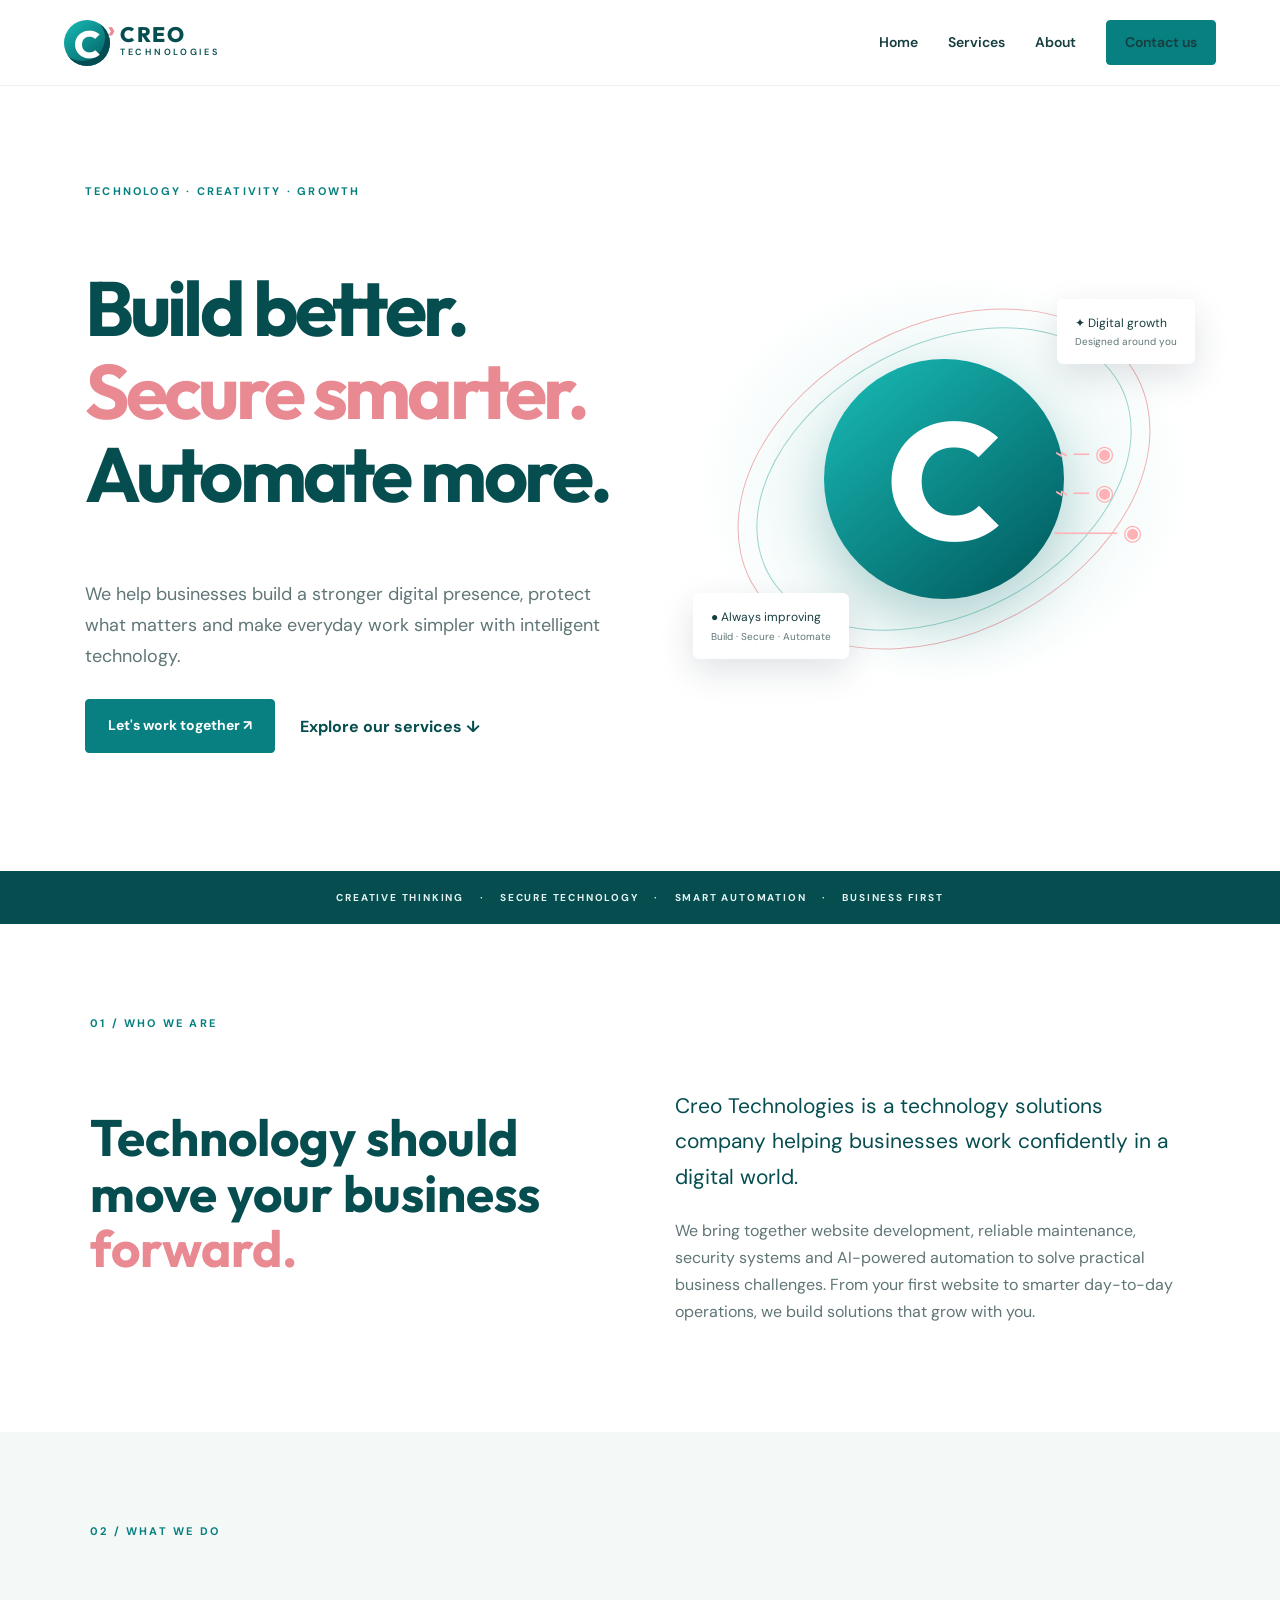
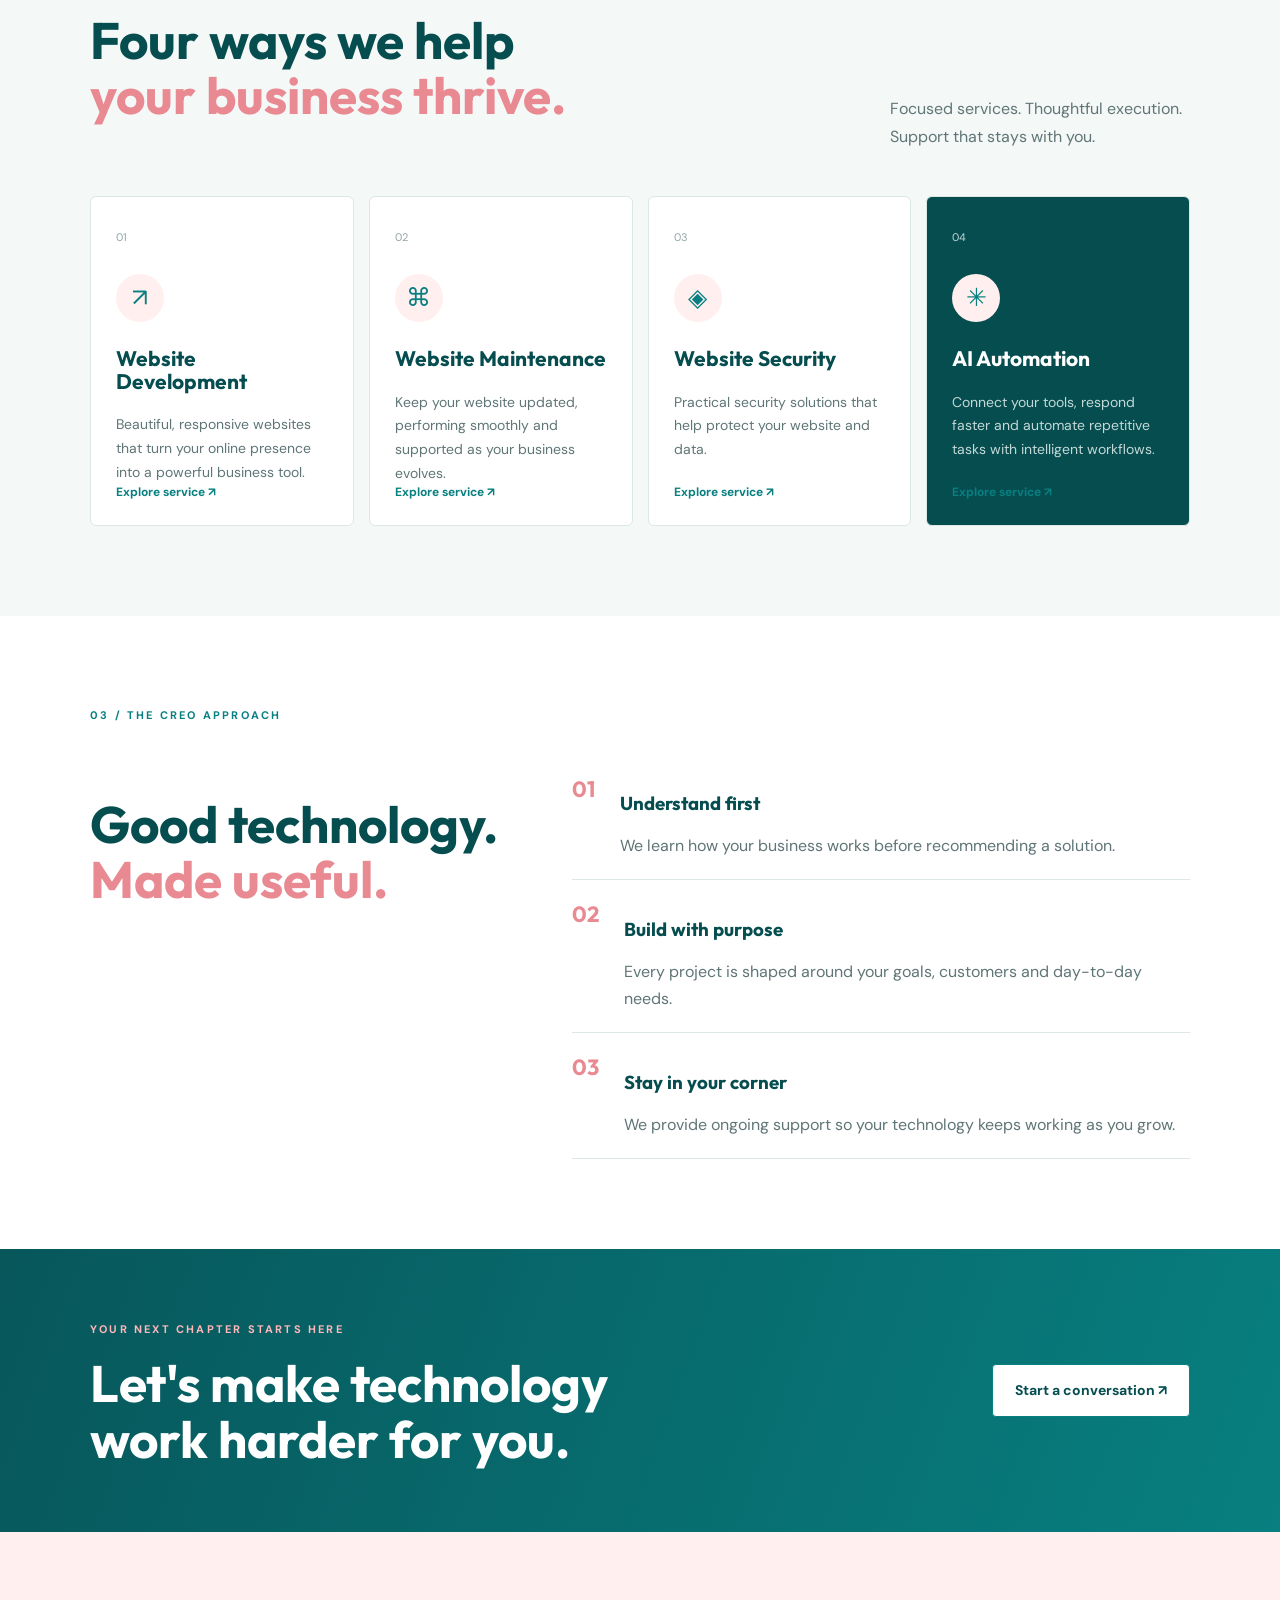
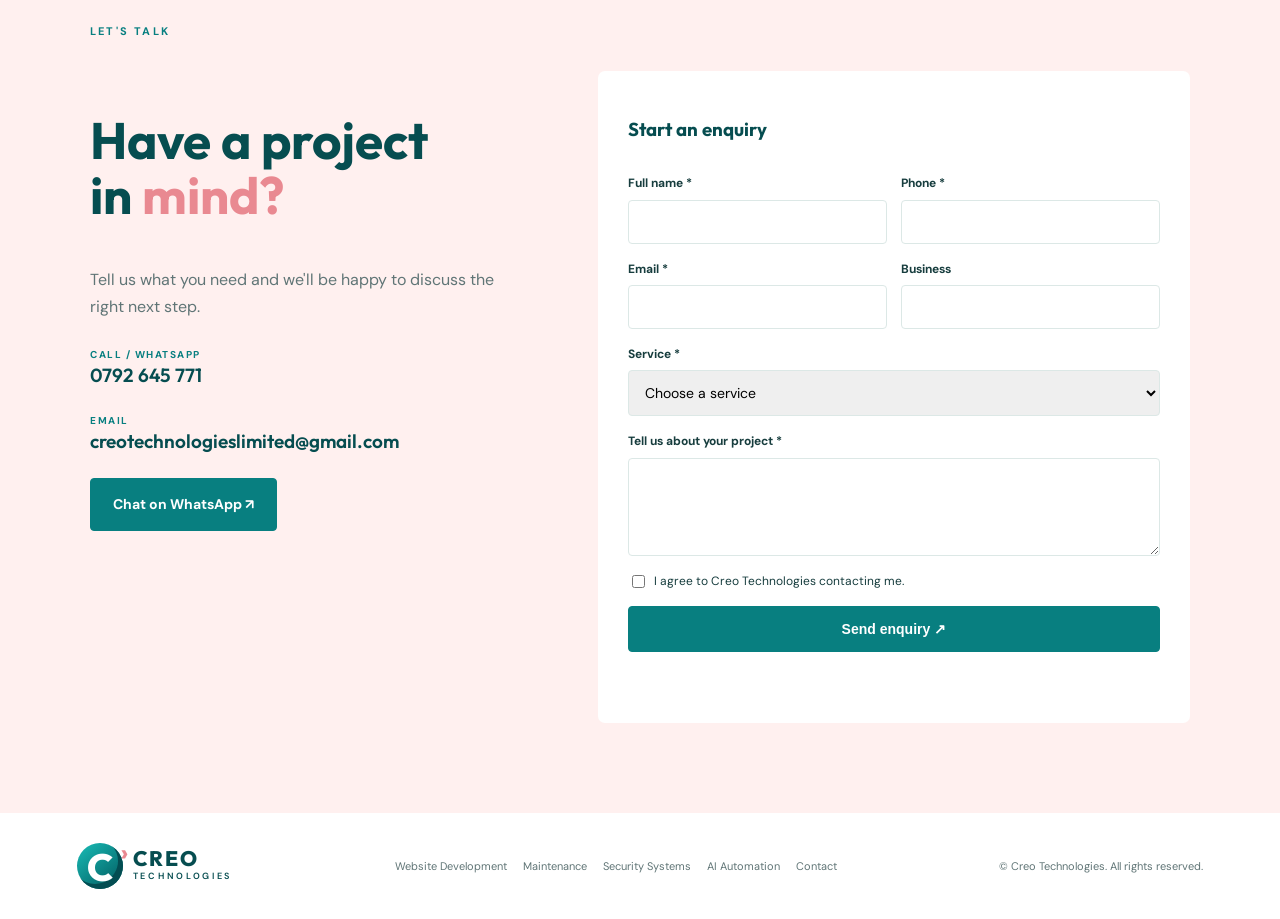
<file: index.html>
<!doctype html><html lang="en"><head><meta charset="utf-8"><meta name="viewport" content="width=device-width,initial-scale=1"><title>Creo Technologies | Creo Technologies</title><meta name="description" content="Creo Technologies builds professional websites, provides ongoing maintenance, security systems and AI automation for growing businesses."><link rel="icon" type="image/svg+xml" href="images/favicon.svg"><link rel="preconnect" href="https://fonts.googleapis.com"><link rel="preconnect" href="https://fonts.gstatic.com" crossorigin><link href="https://fonts.googleapis.com/css2?family=DM+Sans:wght@400;500;600;700&family=Outfit:wght@400;500;600;700;800&display=swap" rel="stylesheet"><link rel="stylesheet" href="css/style.css"></head><body><header class="site-header"><a class="brand" href="index.html"><span class="brand-mark">C<span>›</span></span><span class="brand-name">CREO<small>TECHNOLOGIES</small></span></a><button class="menu-toggle" aria-label="Toggle navigation" aria-expanded="false">☰</button><nav class="nav-links"><a href="index.html">Home</a><a href="index.html#services">Services</a><a href="index.html#about">About</a><a href="index.html#contact" class="button button-small">Contact us</a></nav></header><main><section class="hero"><div class="hero-copy"><span class="eyebrow">TECHNOLOGY · CREATIVITY · GROWTH</span><h1>Build better.<br><em>Secure smarter.</em><br>Automate more.</h1><p>We help businesses build a stronger digital presence, protect what matters and make everyday work simpler with intelligent technology.</p><div class="hero-actions"><a class="button" href="#contact">Let's work together ↗</a><a class="text-link" href="#services">Explore our services ↓</a></div></div><div class="hero-art"><div class="orbit"></div><div class="art-core">C</div><div class="float-card float-top">✦ Digital growth<small>Designed around you</small></div><div class="float-card float-bottom">● Always improving<small>Build · Secure · Automate</small></div></div></section><div class="trust">CREATIVE THINKING　 ·　 SECURE TECHNOLOGY　 ·　 SMART AUTOMATION　 ·　 BUSINESS FIRST</div><section class="section" id="about"><div class="section-label">01 / WHO WE ARE</div><div class="intro-grid"><h2>Technology should move your business <em>forward.</em></h2><div><p class="large">Creo Technologies is a technology solutions company helping businesses work confidently in a digital world.</p><p>We bring together website development, reliable maintenance, security systems and AI-powered automation to solve practical business challenges. From your first website to smarter day-to-day operations, we build solutions that grow with you.</p></div></div></section><section class="section services" id="services"><div class="section-label">02 / WHAT WE DO</div><div class="section-head"><h2>Four ways we help<br><em>your business thrive.</em></h2><p>Focused services. Thoughtful execution. Support that stays with you.</p></div><div class="service-grid"><a class="service-card" href="website-development.html"><span class="num">01</span><div class="ico">↗</div><h3>Website Development</h3><p>Beautiful, responsive websites that turn your online presence into a powerful business tool.</p><b>Explore service ↗</b></a><a class="service-card" href="website-maintenance.html"><span class="num">02</span><div class="ico">⌘</div><h3>Website Maintenance</h3><p>Keep your website updated, performing smoothly and supported as your business evolves.</p><b>Explore service ↗</b></a><a class="service-card" href="security-systems.html"><span class="num">03</span><div class="ico">◈</div><h3>Website Security</h3><p>Practical security solutions that help protect your website and data.</p><b>Explore service ↗</b></a><a class="service-card featured" href="ai-automation.html"><span class="num">04</span><div class="ico">✳</div><h3>AI Automation</h3><p>Connect your tools, respond faster and automate repetitive tasks with intelligent workflows.</p><b>Explore service ↗</b></a></div></section><section class="section"><div class="section-label">03 / THE CREO APPROACH</div><div class="approach-grid"><h2>Good technology.<br><em>Made useful.</em></h2><div><article><b>01</b><div><h3>Understand first</h3><p>We learn how your business works before recommending a solution.</p></div></article><article><b>02</b><div><h3>Build with purpose</h3><p>Every project is shaped around your goals, customers and day-to-day needs.</p></div></article><article><b>03</b><div><h3>Stay in your corner</h3><p>We provide ongoing support so your technology keeps working as you grow.</p></div></article></div></div></section><section class="band"><div><span class="eyebrow">YOUR NEXT CHAPTER STARTS HERE</span><h2>Let's make technology<br>work harder for you.</h2></div><a class="button light-button" href="#contact">Start a conversation ↗</a></section><section class="section contact" id="contact"><div class="section-label">LET'S TALK</div><div class="contact-grid"><div><h2>Have a project<br>in <em>mind?</em></h2><p>Tell us what you need and we'll be happy to discuss the right next step.</p><div class="contact-detail"><span>CALL / WHATSAPP</span><a href="tel:+254792645771">0792 645 771</a></div><div class="contact-detail"><span>EMAIL</span><a href="mailto:creotechnologieslimited@gmail.com">creotechnologieslimited@gmail.com</a></div><a class="button" href="https://wa.me/254792645771">Chat on WhatsApp ↗</a></div><form id="signup-form" class="contact-form"><h3>Start an enquiry</h3><div class="row"><label>Full name *<input name="name" required></label><label>Phone *<input name="phone" type="tel" required></label></div><div class="row"><label>Email *<input name="email" type="email" required></label><label>Business<input name="business"></label></div><label>Service *<select name="services" required><option value="">Choose a service</option><option>Website Development</option><option>Website Maintenance</option><option>Security Systems</option><option>AI Automation</option><option>Multiple services</option></select></label><label>Tell us about your project *<textarea name="message" rows="4" required></textarea></label><input class="hp" name="_gotcha" tabindex="-1"><label class="consent"><input type="checkbox" name="consent" required> I agree to Creo Technologies contacting me.</label><button class="button" type="submit">Send enquiry ↗</button><p class="status" id="form-status" role="status"></p></form></div></section></main><footer class="footer"><a class="footer-brand" href="index.html"><span class="brand-mark">C<span>›</span></span><span class="brand-name">CREO<small>TECHNOLOGIES</small></span></a><div class="footer-links"><a href="website-development.html">Website Development</a><a href="website-maintenance.html">Maintenance</a><a href="security-systems.html">Security Systems</a><a href="ai-automation.html">AI Automation</a><a href="index.html#contact">Contact</a></div><p>© <span id="year"></span> Creo Technologies. All rights reserved.</p></footer><script src="js/script.js"></script></body></html>
</file>
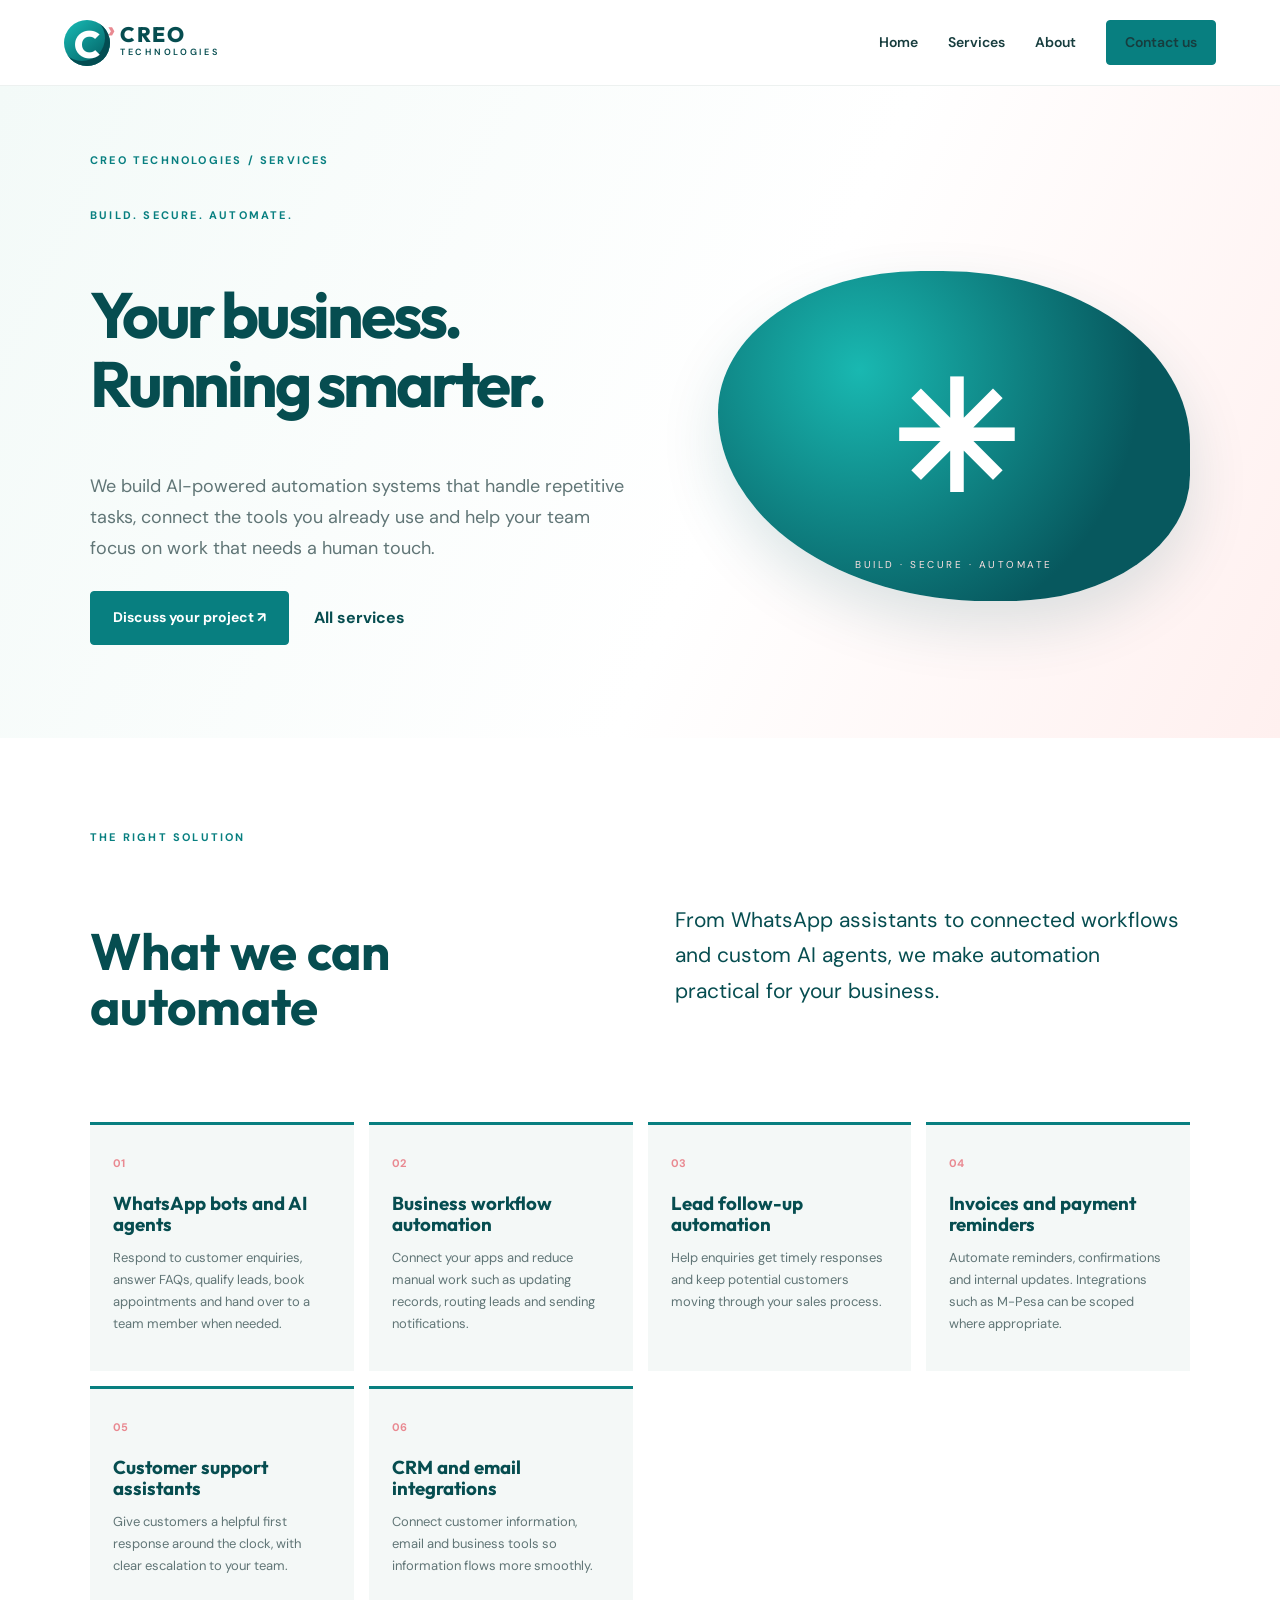
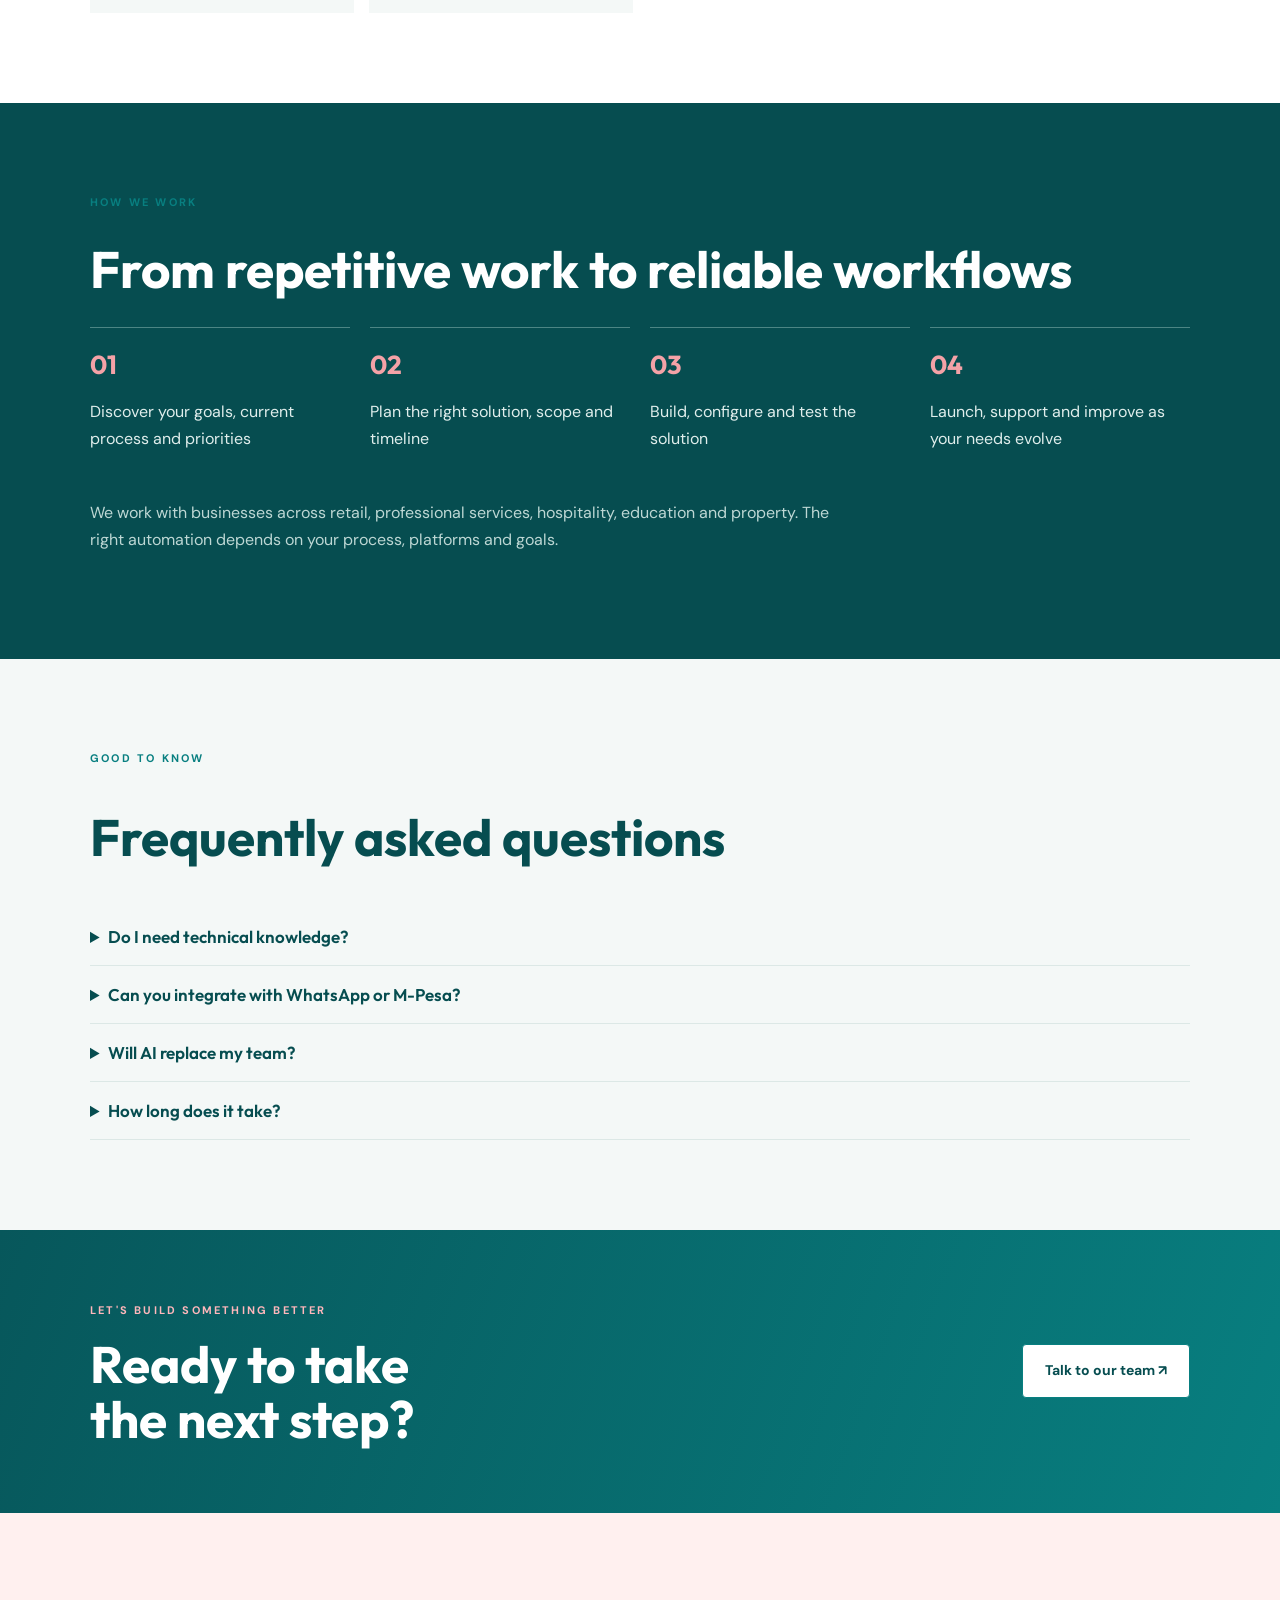
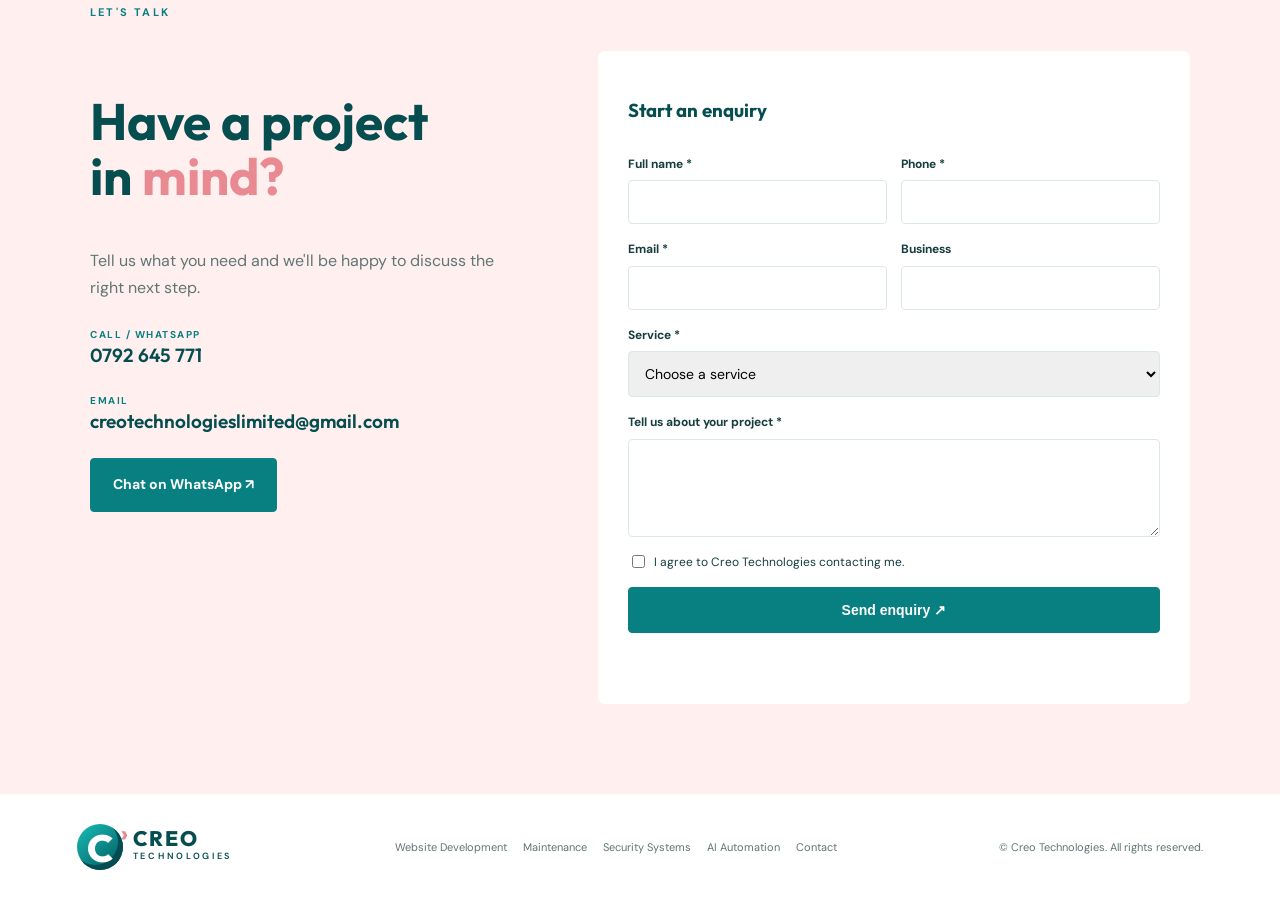
<file: ai-automation.html>
<!doctype html><html lang="en"><head><meta charset="utf-8"><meta name="viewport" content="width=device-width,initial-scale=1"><title>AI Automation | Creo Technologies</title><meta name="description" content="We build AI-powered automation systems that handle repetitive tasks, connect the tools you already use and help your team focus on work that needs a human touch."><link rel="icon" type="image/svg+xml" href="images/favicon.svg"><link rel="preconnect" href="https://fonts.googleapis.com"><link rel="preconnect" href="https://fonts.gstatic.com" crossorigin><link href="https://fonts.googleapis.com/css2?family=DM+Sans:wght@400;500;600;700&family=Outfit:wght@400;500;600;700;800&display=swap" rel="stylesheet"><link rel="stylesheet" href="css/style.css"></head><body><header class="site-header"><a class="brand" href="index.html"><span class="brand-mark">C<span>›</span></span><span class="brand-name">CREO<small>TECHNOLOGIES</small></span></a><button class="menu-toggle" aria-label="Toggle navigation" aria-expanded="false">☰</button><nav class="nav-links"><a href="index.html">Home</a><a href="index.html#services">Services</a><a href="index.html#about">About</a><a href="index.html#contact" class="button button-small">Contact us</a></nav></header><main><section class="service-hero"><div class="section-label">CREO TECHNOLOGIES / SERVICES</div><div class="service-hero-grid"><div><span class="eyebrow">BUILD. SECURE. AUTOMATE.</span><h1>Your business. Running smarter.</h1><p>We build AI-powered automation systems that handle repetitive tasks, connect the tools you already use and help your team focus on work that needs a human touch.</p><div class="hero-actions"><a class="button" href="index.html#contact">Discuss your project ↗</a><a class="text-link" href="index.html#services">All services</a></div></div><div class="service-visual">✳</div></div></section><section class="section"><div class="section-label">THE RIGHT SOLUTION</div><div class="intro-grid"><h2>What we can automate</h2><p class="large">From WhatsApp assistants to connected workflows and custom AI agents, we make automation practical for your business.</p></div><div class="detail-grid"><article class="detail-card"><span>01</span><h3>WhatsApp bots and AI agents</h3><p>Respond to customer enquiries, answer FAQs, qualify leads, book appointments and hand over to a team member when needed.</p></article><article class="detail-card"><span>02</span><h3>Business workflow automation</h3><p>Connect your apps and reduce manual work such as updating records, routing leads and sending notifications.</p></article><article class="detail-card"><span>03</span><h3>Lead follow-up automation</h3><p>Help enquiries get timely responses and keep potential customers moving through your sales process.</p></article><article class="detail-card"><span>04</span><h3>Invoices and payment reminders</h3><p>Automate reminders, confirmations and internal updates. Integrations such as M-Pesa can be scoped where appropriate.</p></article><article class="detail-card"><span>05</span><h3>Customer support assistants</h3><p>Give customers a helpful first response around the clock, with clear escalation to your team.</p></article><article class="detail-card"><span>06</span><h3>CRM and email integrations</h3><p>Connect customer information, email and business tools so information flows more smoothly.</p></article></div></section><section class="section process"><div class="section-label">HOW WE WORK</div><h2>From repetitive work to reliable workflows</h2><div class="process-grid"><article><b>01</b><p>Discover your goals, current process and priorities</p></article><article><b>02</b><p>Plan the right solution, scope and timeline</p></article><article><b>03</b><p>Build, configure and test the solution</p></article><article><b>04</b><p>Launch, support and improve as your needs evolve</p></article></div><p class="process-note">We work with businesses across retail, professional services, hospitality, education and property. The right automation depends on your process, platforms and goals.</p></section><section class="section faq"><div class="section-label">GOOD TO KNOW</div><h2>Frequently asked questions</h2><details><summary>Do I need technical knowledge?</summary><p>No. We guide you through the process and help your team use the finished workflow.</p></details><details><summary>Can you integrate with WhatsApp or M-Pesa?</summary><p>We can scope supported integrations based on your provider accounts, access and requirements.</p></details><details><summary>Will AI replace my team?</summary><p>Our aim is to reduce repetitive work and support your team. Human handover and approval can be built into the workflow.</p></details><details><summary>How long does it take?</summary><p>Timelines depend on complexity, integrations and testing. We confirm a realistic scope and schedule before work begins.</p></details></section><section class="band"><div><span class="eyebrow">LET'S BUILD SOMETHING BETTER</span><h2>Ready to take<br>the next step?</h2></div><a class="button light-button" href="index.html#contact">Talk to our team ↗</a></section><section class="section contact" id="contact"><div class="section-label">LET'S TALK</div><div class="contact-grid"><div><h2>Have a project<br>in <em>mind?</em></h2><p>Tell us what you need and we'll be happy to discuss the right next step.</p><div class="contact-detail"><span>CALL / WHATSAPP</span><a href="tel:+254792645771">0792 645 771</a></div><div class="contact-detail"><span>EMAIL</span><a href="mailto:creotechnologieslimited@gmail.com">creotechnologieslimited@gmail.com</a></div><a class="button" href="https://wa.me/254792645771">Chat on WhatsApp ↗</a></div><form id="signup-form" class="contact-form"><h3>Start an enquiry</h3><div class="row"><label>Full name *<input name="name" required></label><label>Phone *<input name="phone" type="tel" required></label></div><div class="row"><label>Email *<input name="email" type="email" required></label><label>Business<input name="business"></label></div><label>Service *<select name="services" required><option value="">Choose a service</option><option>Website Development</option><option>Website Maintenance</option><option>Security Systems</option><option>AI Automation</option><option>Multiple services</option></select></label><label>Tell us about your project *<textarea name="message" rows="4" required></textarea></label><input class="hp" name="_gotcha" tabindex="-1"><label class="consent"><input type="checkbox" name="consent" required> I agree to Creo Technologies contacting me.</label><button class="button" type="submit">Send enquiry ↗</button><p class="status" id="form-status" role="status"></p></form></div></section></main><footer class="footer"><a class="footer-brand" href="index.html"><span class="brand-mark">C<span>›</span></span><span class="brand-name">CREO<small>TECHNOLOGIES</small></span></a><div class="footer-links"><a href="website-development.html">Website Development</a><a href="website-maintenance.html">Maintenance</a><a href="security-systems.html">Security Systems</a><a href="ai-automation.html">AI Automation</a><a href="index.html#contact">Contact</a></div><p>© <span id="year"></span> Creo Technologies. All rights reserved.</p></footer><script src="js/script.js"></script></body></html>
</file>
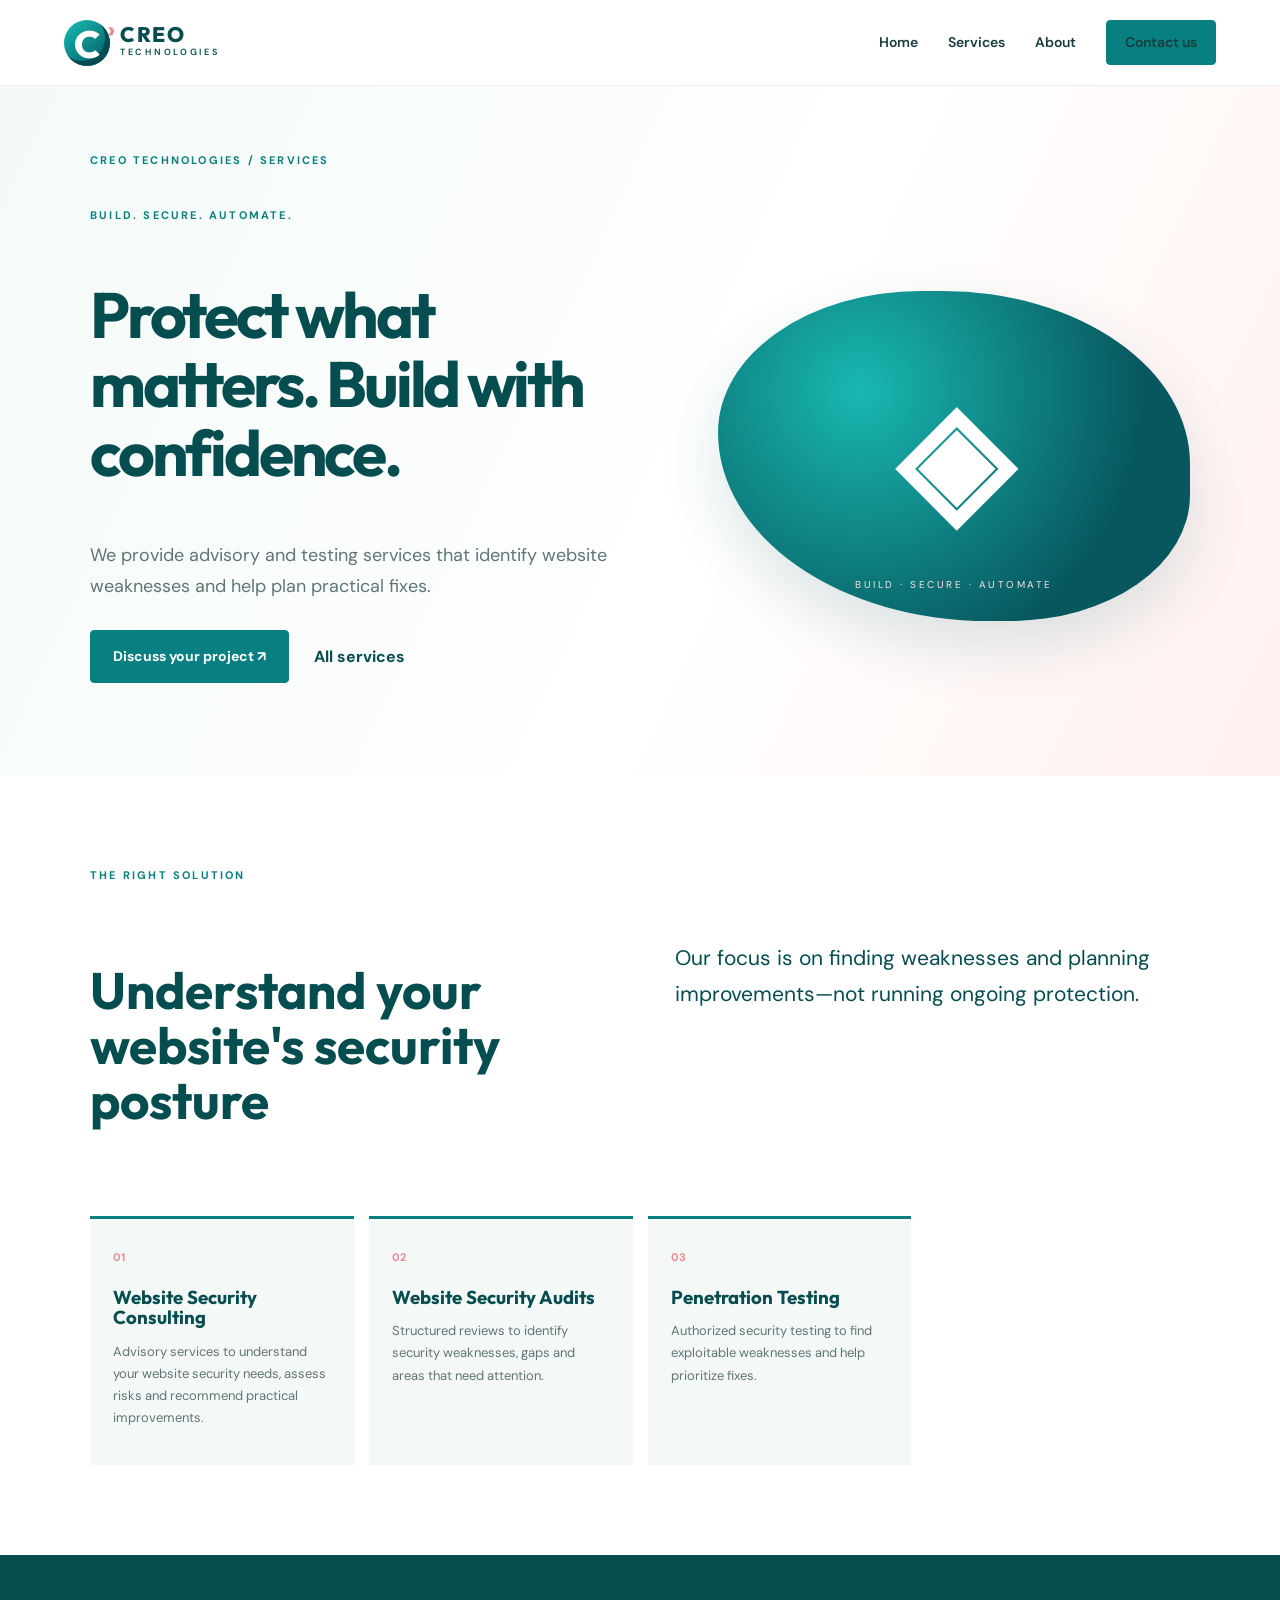
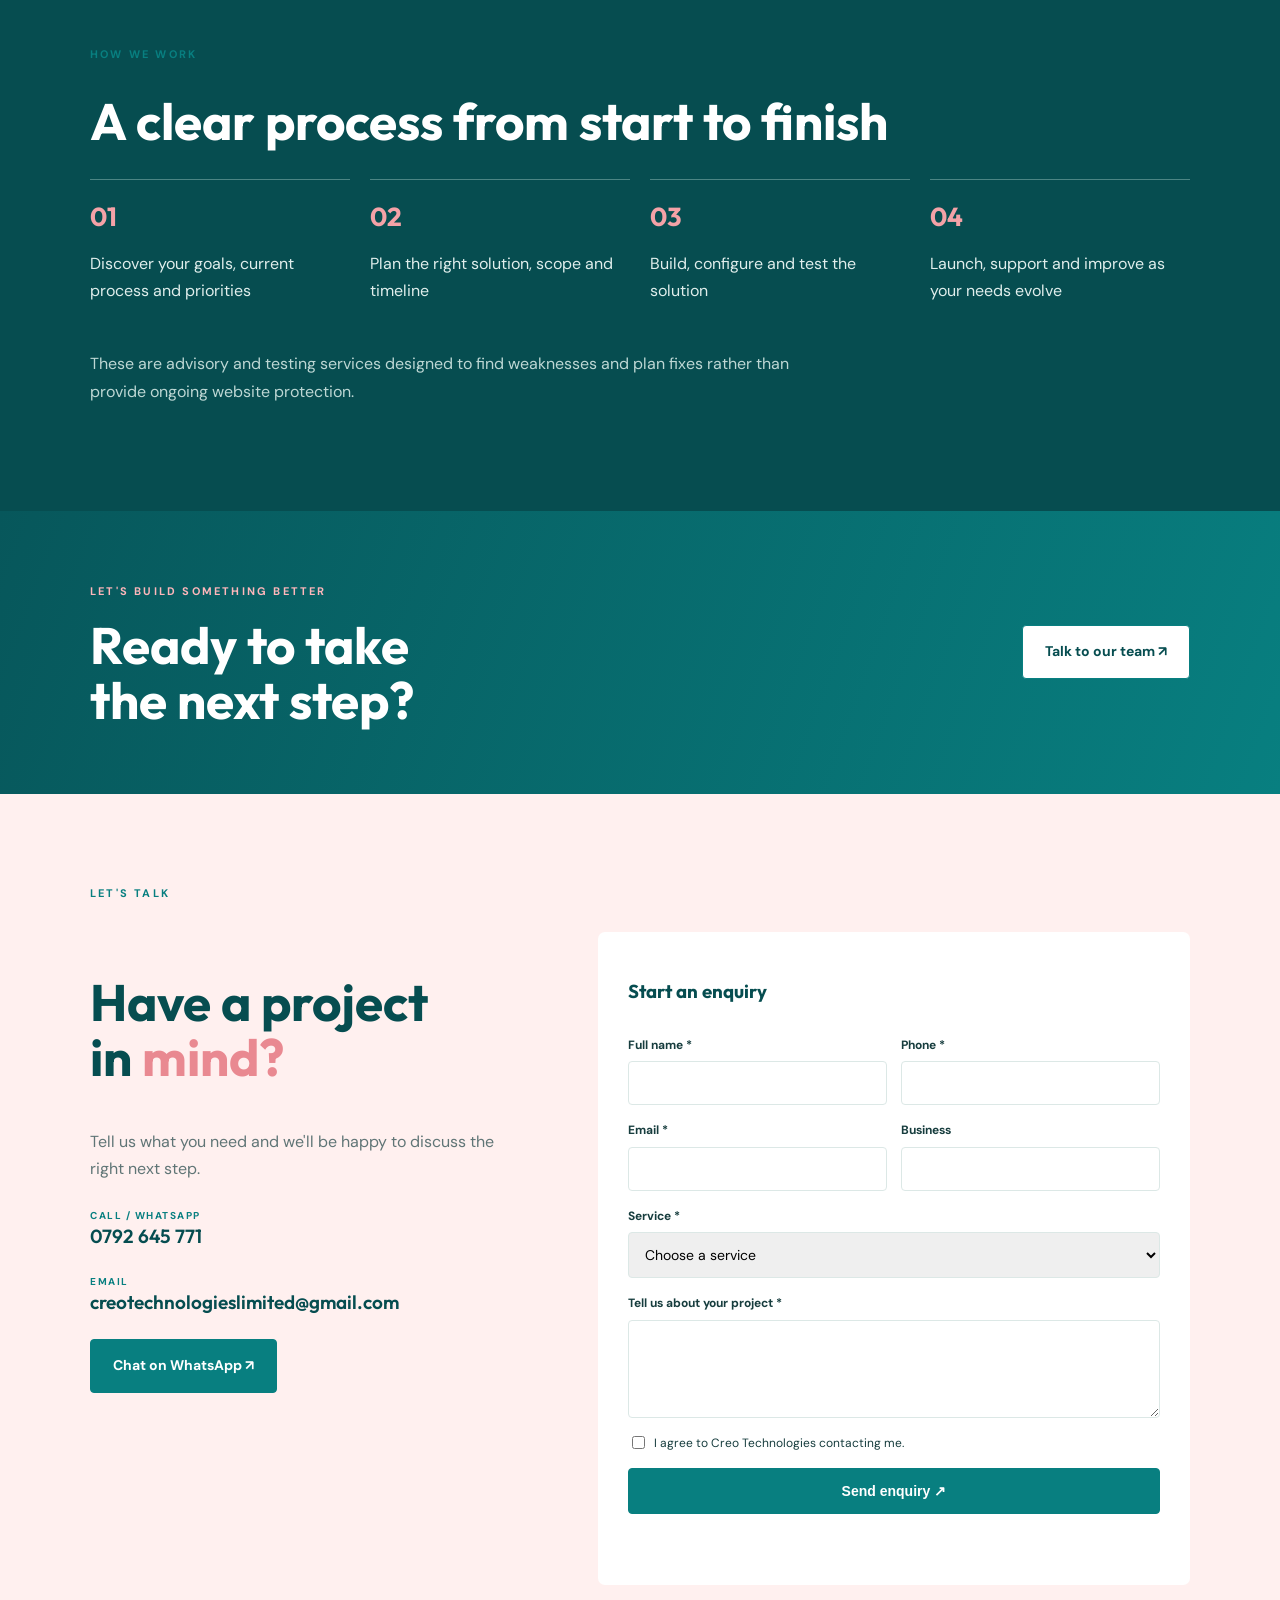
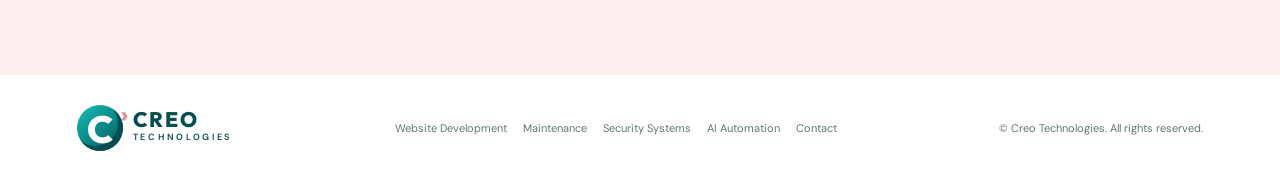
<file: security-systems.html>
<!doctype html><html lang="en"><head><meta charset="utf-8"><meta name="viewport" content="width=device-width,initial-scale=1"><title>Website Website Security Systems | Creo Technologies</title><meta name="description" content="We provide advisory and testing services that identify website weaknesses and help plan practical fixes."><link rel="icon" type="image/svg+xml" href="images/favicon.svg"><link rel="preconnect" href="https://fonts.googleapis.com"><link rel="preconnect" href="https://fonts.gstatic.com" crossorigin><link href="https://fonts.googleapis.com/css2?family=DM+Sans:wght@400;500;600;700&family=Outfit:wght@400;500;600;700;800&display=swap" rel="stylesheet"><link rel="stylesheet" href="css/style.css"></head><body><header class="site-header"><a class="brand" href="index.html"><span class="brand-mark">C<span>›</span></span><span class="brand-name">CREO<small>TECHNOLOGIES</small></span></a><button class="menu-toggle" aria-label="Toggle navigation" aria-expanded="false">☰</button><nav class="nav-links"><a href="index.html">Home</a><a href="index.html#services">Services</a><a href="index.html#about">About</a><a href="index.html#contact" class="button button-small">Contact us</a></nav></header><main><section class="service-hero"><div class="section-label">CREO TECHNOLOGIES / SERVICES</div><div class="service-hero-grid"><div><span class="eyebrow">BUILD. SECURE. AUTOMATE.</span><h1>Protect what matters. Build with confidence.</h1><p>We provide advisory and testing services that identify website weaknesses and help plan practical fixes.</p><div class="hero-actions"><a class="button" href="index.html#contact">Discuss your project ↗</a><a class="text-link" href="index.html#services">All services</a></div></div><div class="service-visual">◈</div></div></section><section class="section"><div class="section-label">THE RIGHT SOLUTION</div><div class="intro-grid"><h2>Understand your website's security posture</h2><p class="large">Our focus is on finding weaknesses and planning improvements—not running ongoing protection.</p></div><div class="detail-grid"><article class="detail-card"><span>01</span><h3>Website Security Consulting</h3><p>Advisory services to understand your website security needs, assess risks and recommend practical improvements.</p></article><article class="detail-card"><span>02</span><h3>Website Security Audits</h3><p>Structured reviews to identify security weaknesses, gaps and areas that need attention.</p></article><article class="detail-card"><span>03</span><h3>Penetration Testing</h3><p>Authorized security testing to find exploitable weaknesses and help prioritize fixes.</p></article></div></section><section class="section process"><div class="section-label">HOW WE WORK</div><h2>A clear process from start to finish</h2><div class="process-grid"><article><b>01</b><p>Discover your goals, current process and priorities</p></article><article><b>02</b><p>Plan the right solution, scope and timeline</p></article><article><b>03</b><p>Build, configure and test the solution</p></article><article><b>04</b><p>Launch, support and improve as your needs evolve</p></article></div><p class="process-note">These are advisory and testing services designed to find weaknesses and plan fixes rather than provide ongoing website protection.</p></section><section class="band"><div><span class="eyebrow">LET'S BUILD SOMETHING BETTER</span><h2>Ready to take<br>the next step?</h2></div><a class="button light-button" href="index.html#contact">Talk to our team ↗</a></section><section class="section contact" id="contact"><div class="section-label">LET'S TALK</div><div class="contact-grid"><div><h2>Have a project<br>in <em>mind?</em></h2><p>Tell us what you need and we'll be happy to discuss the right next step.</p><div class="contact-detail"><span>CALL / WHATSAPP</span><a href="tel:+254792645771">0792 645 771</a></div><div class="contact-detail"><span>EMAIL</span><a href="mailto:creotechnologieslimited@gmail.com">creotechnologieslimited@gmail.com</a></div><a class="button" href="https://wa.me/254792645771">Chat on WhatsApp ↗</a></div><form id="signup-form" class="contact-form"><h3>Start an enquiry</h3><div class="row"><label>Full name *<input name="name" required></label><label>Phone *<input name="phone" type="tel" required></label></div><div class="row"><label>Email *<input name="email" type="email" required></label><label>Business<input name="business"></label></div><label>Service *<select name="services" required><option value="">Choose a service</option><option>Website Development</option><option>Website Maintenance</option><option>Security Systems</option><option>AI Automation</option><option>Multiple services</option></select></label><label>Tell us about your project *<textarea name="message" rows="4" required></textarea></label><input class="hp" name="_gotcha" tabindex="-1"><label class="consent"><input type="checkbox" name="consent" required> I agree to Creo Technologies contacting me.</label><button class="button" type="submit">Send enquiry ↗</button><p class="status" id="form-status" role="status"></p></form></div></section></main><footer class="footer"><a class="footer-brand" href="index.html"><span class="brand-mark">C<span>›</span></span><span class="brand-name">CREO<small>TECHNOLOGIES</small></span></a><div class="footer-links"><a href="website-development.html">Website Development</a><a href="website-maintenance.html">Maintenance</a><a href="security-systems.html">Security Systems</a><a href="ai-automation.html">AI Automation</a><a href="index.html#contact">Contact</a></div><p>© <span id="year"></span> Creo Technologies. All rights reserved.</p></footer><script src="js/script.js"></script></body></html>
</file>
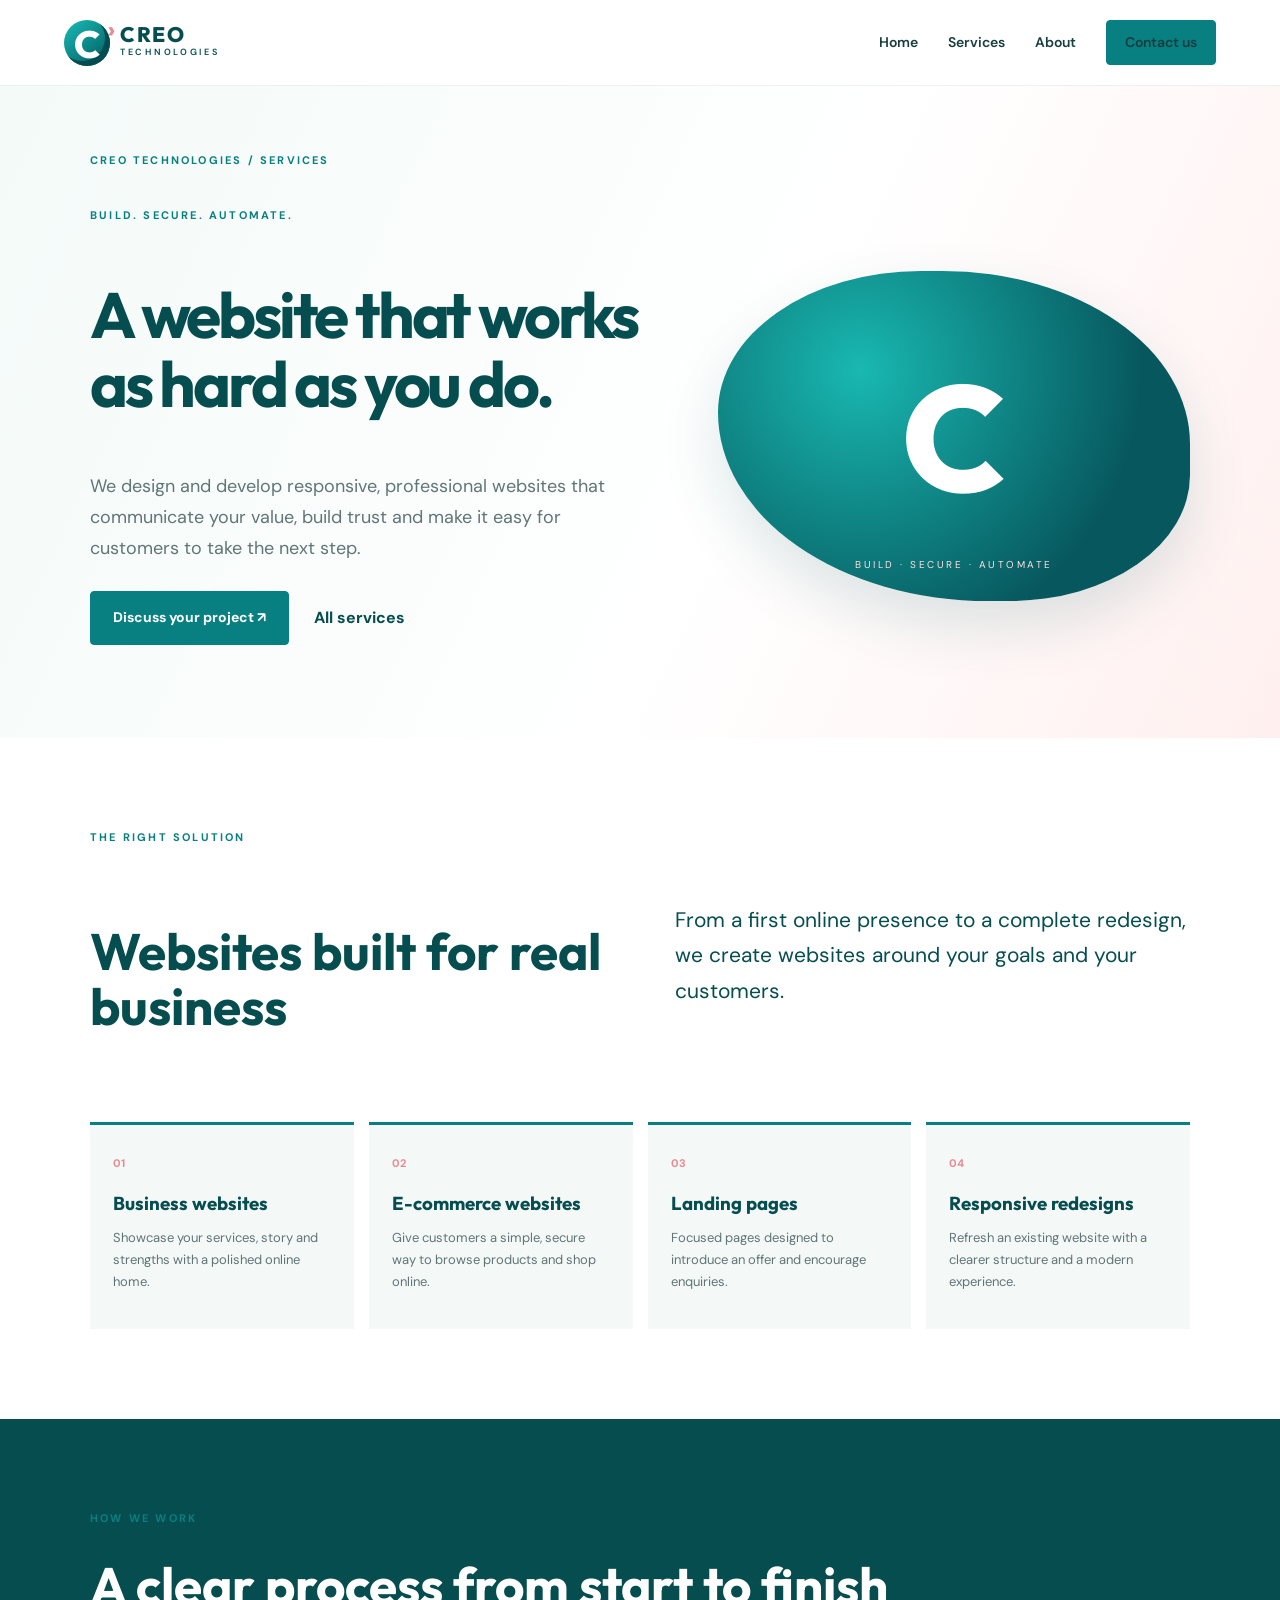
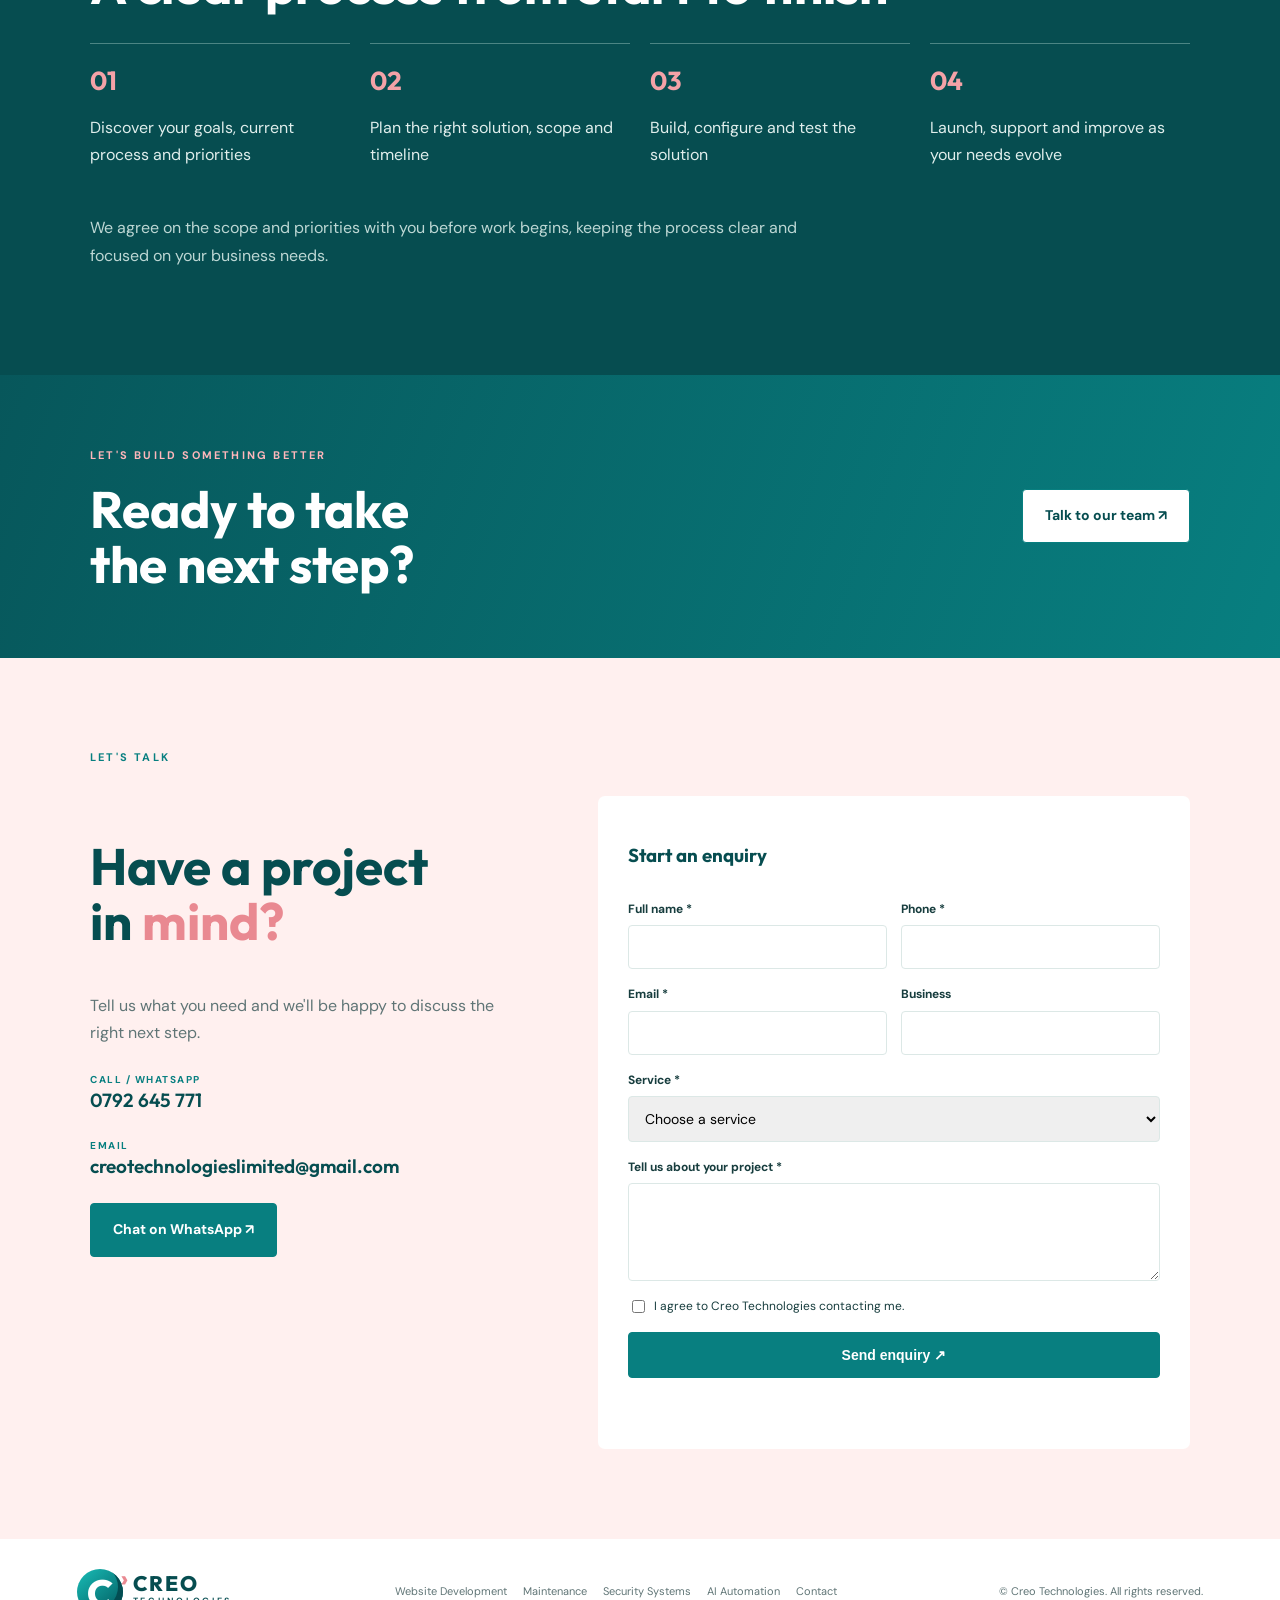
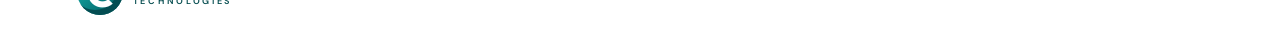
<file: website-development.html>
<!doctype html><html lang="en"><head><meta charset="utf-8"><meta name="viewport" content="width=device-width,initial-scale=1"><title>Website Development | Creo Technologies</title><meta name="description" content="We design and develop responsive, professional websites that communicate your value, build trust and make it easy for customers to take the next step."><link rel="icon" type="image/svg+xml" href="images/favicon.svg"><link rel="preconnect" href="https://fonts.googleapis.com"><link rel="preconnect" href="https://fonts.gstatic.com" crossorigin><link href="https://fonts.googleapis.com/css2?family=DM+Sans:wght@400;500;600;700&family=Outfit:wght@400;500;600;700;800&display=swap" rel="stylesheet"><link rel="stylesheet" href="css/style.css"></head><body><header class="site-header"><a class="brand" href="index.html"><span class="brand-mark">C<span>›</span></span><span class="brand-name">CREO<small>TECHNOLOGIES</small></span></a><button class="menu-toggle" aria-label="Toggle navigation" aria-expanded="false">☰</button><nav class="nav-links"><a href="index.html">Home</a><a href="index.html#services">Services</a><a href="index.html#about">About</a><a href="index.html#contact" class="button button-small">Contact us</a></nav></header><main><section class="service-hero"><div class="section-label">CREO TECHNOLOGIES / SERVICES</div><div class="service-hero-grid"><div><span class="eyebrow">BUILD. SECURE. AUTOMATE.</span><h1>A website that works as hard as you do.</h1><p>We design and develop responsive, professional websites that communicate your value, build trust and make it easy for customers to take the next step.</p><div class="hero-actions"><a class="button" href="index.html#contact">Discuss your project ↗</a><a class="text-link" href="index.html#services">All services</a></div></div><div class="service-visual">C</div></div></section><section class="section"><div class="section-label">THE RIGHT SOLUTION</div><div class="intro-grid"><h2>Websites built for real business</h2><p class="large">From a first online presence to a complete redesign, we create websites around your goals and your customers.</p></div><div class="detail-grid"><article class="detail-card"><span>01</span><h3>Business websites</h3><p>Showcase your services, story and strengths with a polished online home.</p></article><article class="detail-card"><span>02</span><h3>E-commerce websites</h3><p>Give customers a simple, secure way to browse products and shop online.</p></article><article class="detail-card"><span>03</span><h3>Landing pages</h3><p>Focused pages designed to introduce an offer and encourage enquiries.</p></article><article class="detail-card"><span>04</span><h3>Responsive redesigns</h3><p>Refresh an existing website with a clearer structure and a modern experience.</p></article></div></section><section class="section process"><div class="section-label">HOW WE WORK</div><h2>A clear process from start to finish</h2><div class="process-grid"><article><b>01</b><p>Discover your goals, current process and priorities</p></article><article><b>02</b><p>Plan the right solution, scope and timeline</p></article><article><b>03</b><p>Build, configure and test the solution</p></article><article><b>04</b><p>Launch, support and improve as your needs evolve</p></article></div><p class="process-note">We agree on the scope and priorities with you before work begins, keeping the process clear and focused on your business needs.</p></section><section class="band"><div><span class="eyebrow">LET'S BUILD SOMETHING BETTER</span><h2>Ready to take<br>the next step?</h2></div><a class="button light-button" href="index.html#contact">Talk to our team ↗</a></section><section class="section contact" id="contact"><div class="section-label">LET'S TALK</div><div class="contact-grid"><div><h2>Have a project<br>in <em>mind?</em></h2><p>Tell us what you need and we'll be happy to discuss the right next step.</p><div class="contact-detail"><span>CALL / WHATSAPP</span><a href="tel:+254792645771">0792 645 771</a></div><div class="contact-detail"><span>EMAIL</span><a href="mailto:creotechnologieslimited@gmail.com">creotechnologieslimited@gmail.com</a></div><a class="button" href="https://wa.me/254792645771">Chat on WhatsApp ↗</a></div><form id="signup-form" class="contact-form"><h3>Start an enquiry</h3><div class="row"><label>Full name *<input name="name" required></label><label>Phone *<input name="phone" type="tel" required></label></div><div class="row"><label>Email *<input name="email" type="email" required></label><label>Business<input name="business"></label></div><label>Service *<select name="services" required><option value="">Choose a service</option><option>Website Development</option><option>Website Maintenance</option><option>Security Systems</option><option>AI Automation</option><option>Multiple services</option></select></label><label>Tell us about your project *<textarea name="message" rows="4" required></textarea></label><input class="hp" name="_gotcha" tabindex="-1"><label class="consent"><input type="checkbox" name="consent" required> I agree to Creo Technologies contacting me.</label><button class="button" type="submit">Send enquiry ↗</button><p class="status" id="form-status" role="status"></p></form></div></section></main><footer class="footer"><a class="footer-brand" href="index.html"><span class="brand-mark">C<span>›</span></span><span class="brand-name">CREO<small>TECHNOLOGIES</small></span></a><div class="footer-links"><a href="website-development.html">Website Development</a><a href="website-maintenance.html">Maintenance</a><a href="security-systems.html">Security Systems</a><a href="ai-automation.html">AI Automation</a><a href="index.html#contact">Contact</a></div><p>© <span id="year"></span> Creo Technologies. All rights reserved.</p></footer><script src="js/script.js"></script></body></html>
</file>
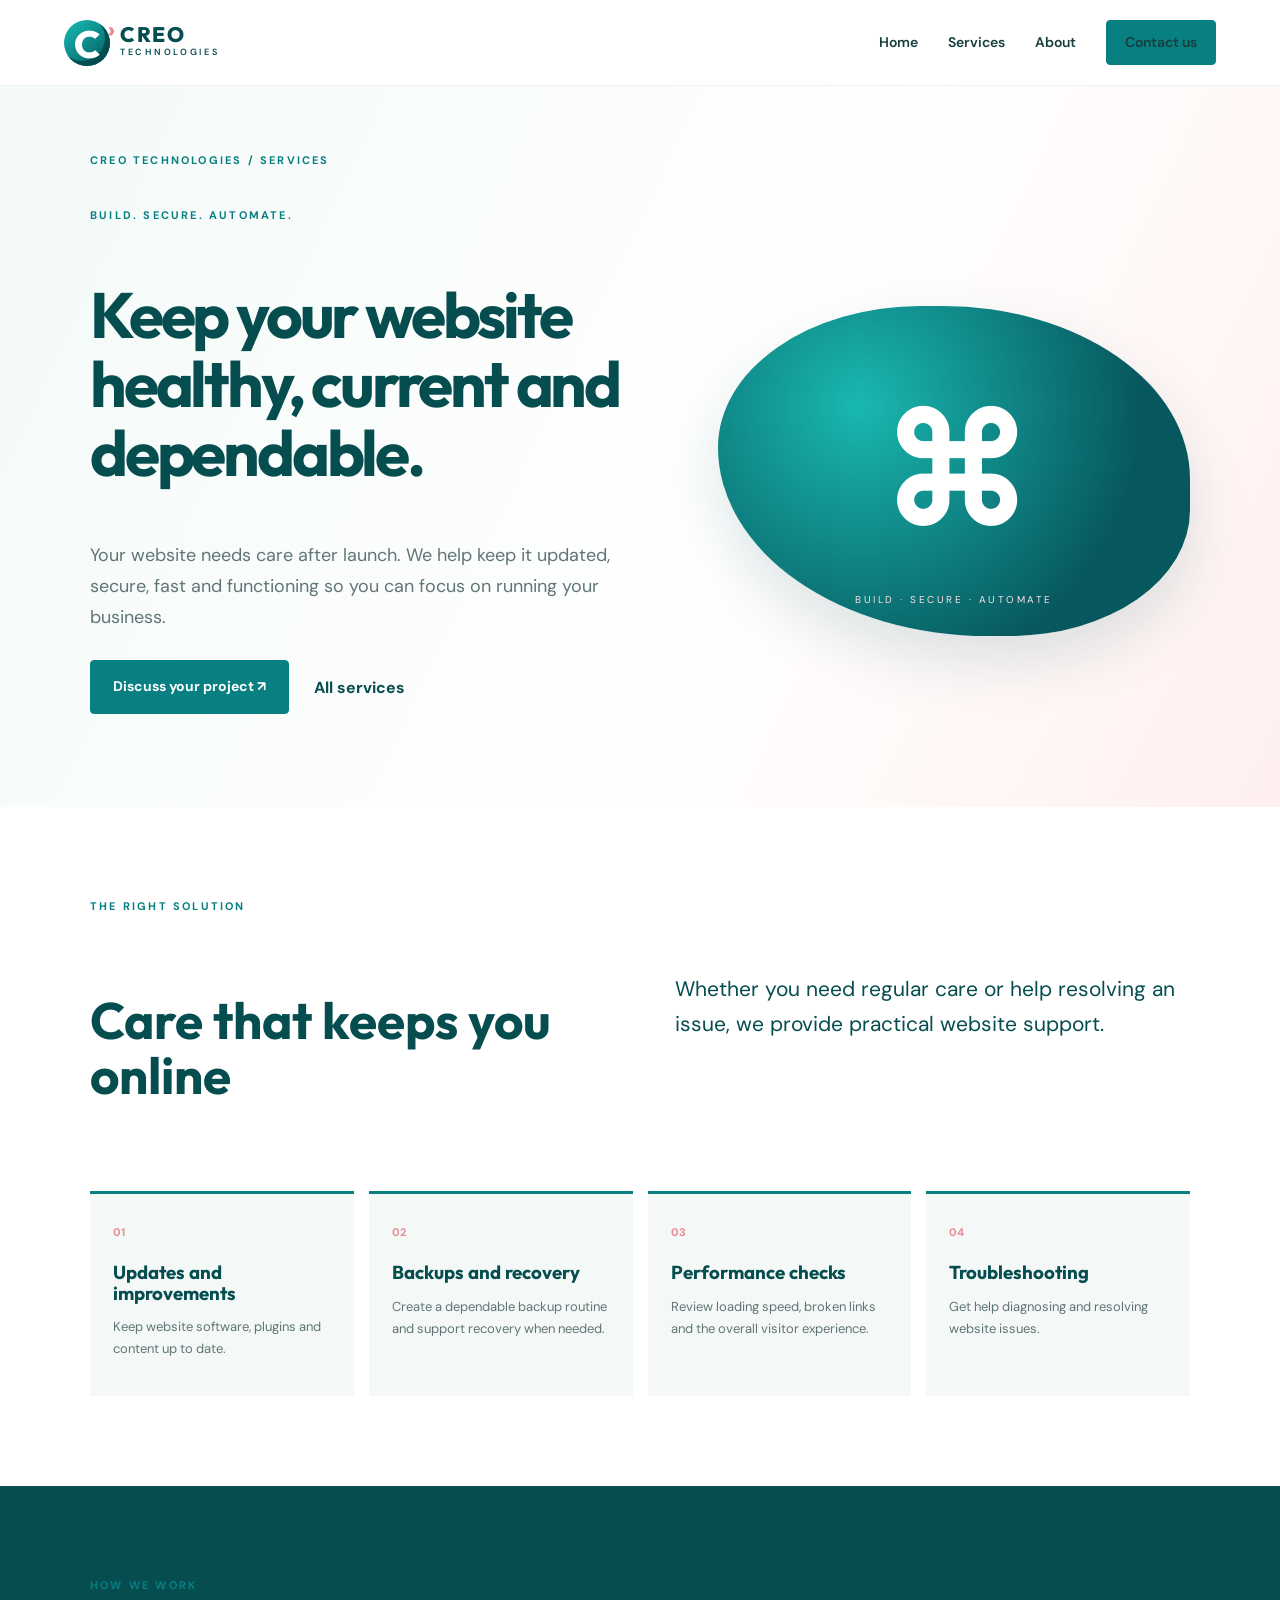
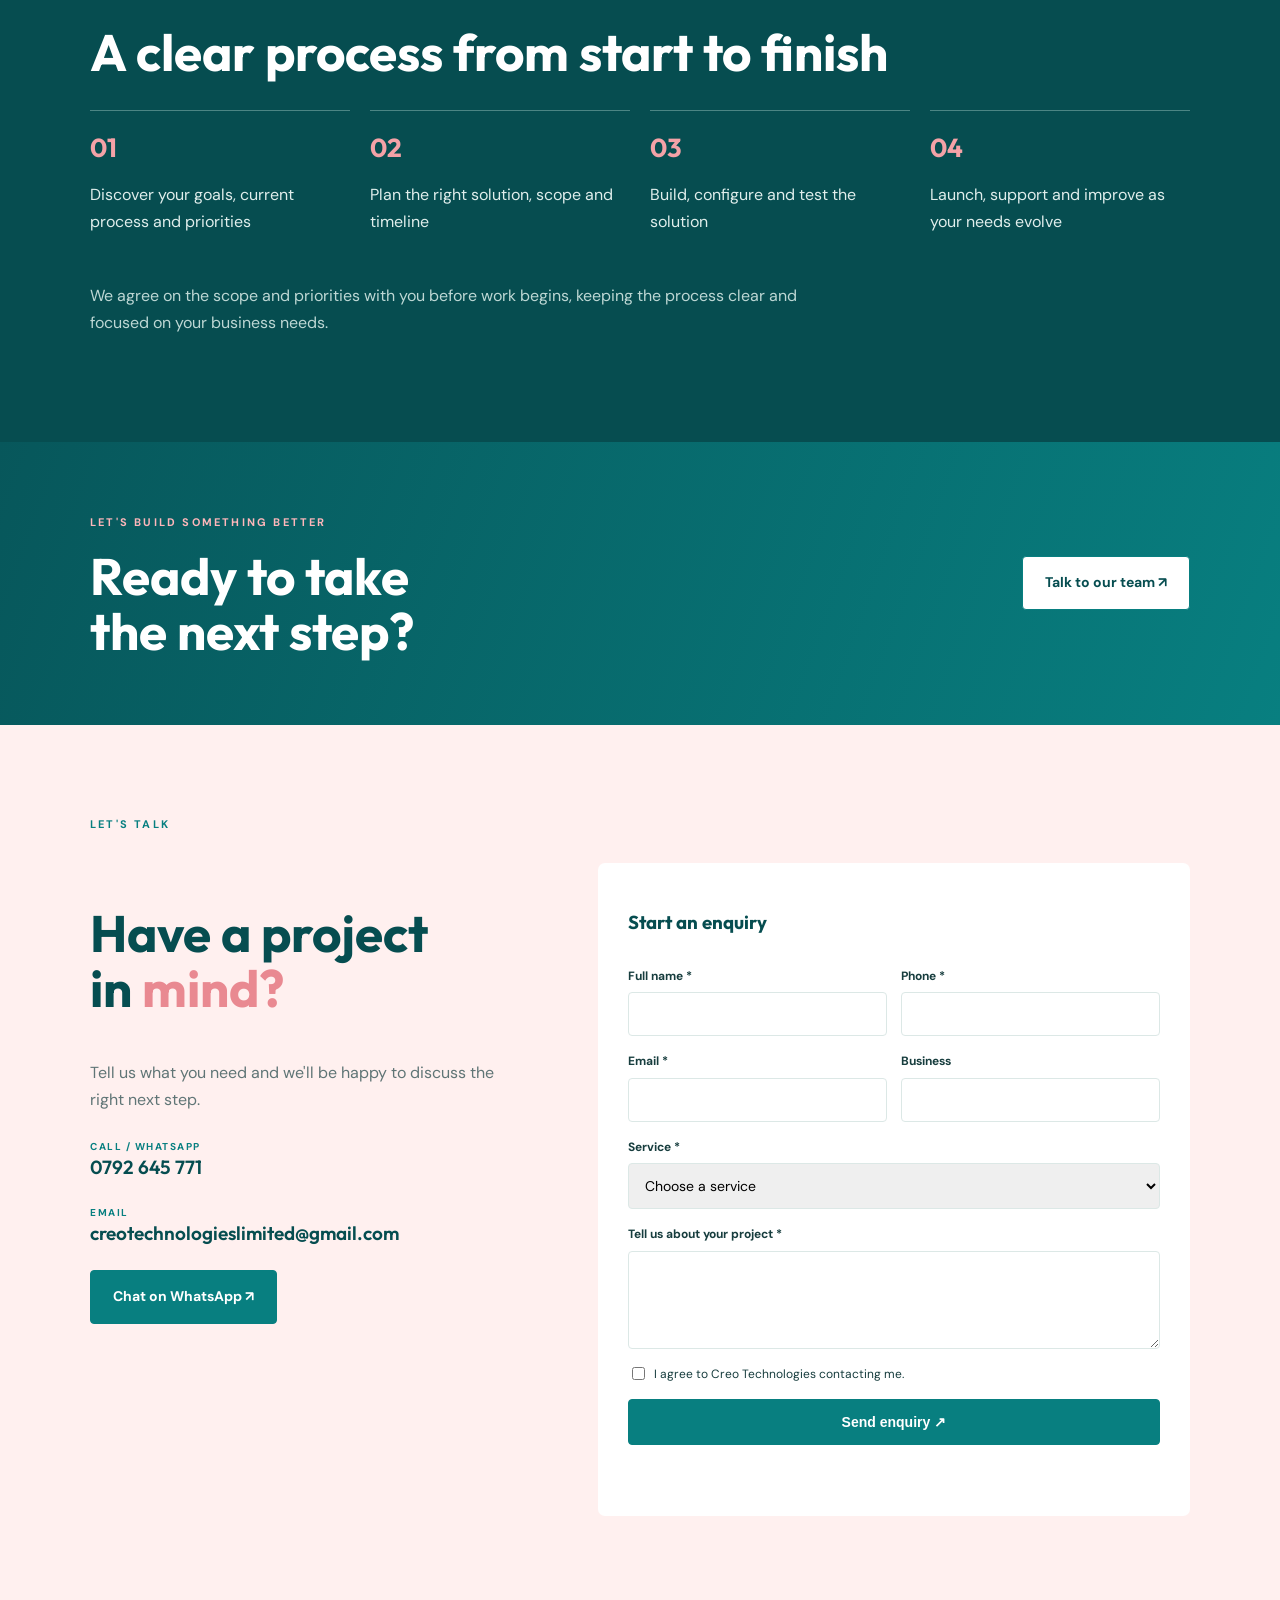
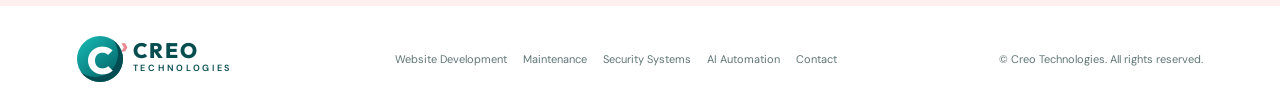
<file: website-maintenance.html>
<!doctype html><html lang="en"><head><meta charset="utf-8"><meta name="viewport" content="width=device-width,initial-scale=1"><title>Website Maintenance | Creo Technologies</title><meta name="description" content="Your website needs care after launch. We help keep it updated, secure, fast and functioning so you can focus on running your business."><link rel="icon" type="image/svg+xml" href="images/favicon.svg"><link rel="preconnect" href="https://fonts.googleapis.com"><link rel="preconnect" href="https://fonts.gstatic.com" crossorigin><link href="https://fonts.googleapis.com/css2?family=DM+Sans:wght@400;500;600;700&family=Outfit:wght@400;500;600;700;800&display=swap" rel="stylesheet"><link rel="stylesheet" href="css/style.css"></head><body><header class="site-header"><a class="brand" href="index.html"><span class="brand-mark">C<span>›</span></span><span class="brand-name">CREO<small>TECHNOLOGIES</small></span></a><button class="menu-toggle" aria-label="Toggle navigation" aria-expanded="false">☰</button><nav class="nav-links"><a href="index.html">Home</a><a href="index.html#services">Services</a><a href="index.html#about">About</a><a href="index.html#contact" class="button button-small">Contact us</a></nav></header><main><section class="service-hero"><div class="section-label">CREO TECHNOLOGIES / SERVICES</div><div class="service-hero-grid"><div><span class="eyebrow">BUILD. SECURE. AUTOMATE.</span><h1>Keep your website healthy, current and dependable.</h1><p>Your website needs care after launch. We help keep it updated, secure, fast and functioning so you can focus on running your business.</p><div class="hero-actions"><a class="button" href="index.html#contact">Discuss your project ↗</a><a class="text-link" href="index.html#services">All services</a></div></div><div class="service-visual">⌘</div></div></section><section class="section"><div class="section-label">THE RIGHT SOLUTION</div><div class="intro-grid"><h2>Care that keeps you online</h2><p class="large">Whether you need regular care or help resolving an issue, we provide practical website support.</p></div><div class="detail-grid"><article class="detail-card"><span>01</span><h3>Updates and improvements</h3><p>Keep website software, plugins and content up to date.</p></article><article class="detail-card"><span>02</span><h3>Backups and recovery</h3><p>Create a dependable backup routine and support recovery when needed.</p></article><article class="detail-card"><span>03</span><h3>Performance checks</h3><p>Review loading speed, broken links and the overall visitor experience.</p></article><article class="detail-card"><span>04</span><h3>Troubleshooting</h3><p>Get help diagnosing and resolving website issues.</p></article></div></section><section class="section process"><div class="section-label">HOW WE WORK</div><h2>A clear process from start to finish</h2><div class="process-grid"><article><b>01</b><p>Discover your goals, current process and priorities</p></article><article><b>02</b><p>Plan the right solution, scope and timeline</p></article><article><b>03</b><p>Build, configure and test the solution</p></article><article><b>04</b><p>Launch, support and improve as your needs evolve</p></article></div><p class="process-note">We agree on the scope and priorities with you before work begins, keeping the process clear and focused on your business needs.</p></section><section class="band"><div><span class="eyebrow">LET'S BUILD SOMETHING BETTER</span><h2>Ready to take<br>the next step?</h2></div><a class="button light-button" href="index.html#contact">Talk to our team ↗</a></section><section class="section contact" id="contact"><div class="section-label">LET'S TALK</div><div class="contact-grid"><div><h2>Have a project<br>in <em>mind?</em></h2><p>Tell us what you need and we'll be happy to discuss the right next step.</p><div class="contact-detail"><span>CALL / WHATSAPP</span><a href="tel:+254792645771">0792 645 771</a></div><div class="contact-detail"><span>EMAIL</span><a href="mailto:creotechnologieslimited@gmail.com">creotechnologieslimited@gmail.com</a></div><a class="button" href="https://wa.me/254792645771">Chat on WhatsApp ↗</a></div><form id="signup-form" class="contact-form"><h3>Start an enquiry</h3><div class="row"><label>Full name *<input name="name" required></label><label>Phone *<input name="phone" type="tel" required></label></div><div class="row"><label>Email *<input name="email" type="email" required></label><label>Business<input name="business"></label></div><label>Service *<select name="services" required><option value="">Choose a service</option><option>Website Development</option><option>Website Maintenance</option><option>Security Systems</option><option>AI Automation</option><option>Multiple services</option></select></label><label>Tell us about your project *<textarea name="message" rows="4" required></textarea></label><input class="hp" name="_gotcha" tabindex="-1"><label class="consent"><input type="checkbox" name="consent" required> I agree to Creo Technologies contacting me.</label><button class="button" type="submit">Send enquiry ↗</button><p class="status" id="form-status" role="status"></p></form></div></section></main><footer class="footer"><a class="footer-brand" href="index.html"><span class="brand-mark">C<span>›</span></span><span class="brand-name">CREO<small>TECHNOLOGIES</small></span></a><div class="footer-links"><a href="website-development.html">Website Development</a><a href="website-maintenance.html">Maintenance</a><a href="security-systems.html">Security Systems</a><a href="ai-automation.html">AI Automation</a><a href="index.html#contact">Contact</a></div><p>© <span id="year"></span> Creo Technologies. All rights reserved.</p></footer><script src="js/script.js"></script></body></html>
</file>
<file: css/style.css>
:root{--teal:#087f80;--deep:#064d50;--pink:#e98991;--pale:#fff0ef;--mist:#f4f8f7;--ink:#173d3e;--muted:#607576}*{box-sizing:border-box}html{scroll-behavior:smooth;scroll-padding-top:90px}body{margin:0;color:var(--ink);font:16px/1.7 'DM Sans',sans-serif}h1,h2,h3{font-family:Outfit,sans-serif;line-height:1.08;color:var(--deep)}h1{font-size:clamp(3rem,6vw,5.5rem);letter-spacing:-.05em}h2{font-size:clamp(2.2rem,4vw,3.8rem)}em{color:var(--pink);font-style:normal}.site-header{height:86px;padding:0 max(calc((100vw - 1160px)/2),5vw);display:flex;align-items:center;justify-content:space-between;position:sticky;top:0;background:#fff;z-index:10;border-bottom:1px solid #edf1f0}.brand,.footer-brand{display:flex;align-items:center;gap:10px;text-decoration:none;color:var(--deep)}.brand-mark{width:46px;height:46px;border-radius:50%;display:grid;place-items:center;background:linear-gradient(140deg,#19bdb7,#00565b);color:white;font:800 38px Outfit;box-shadow:inset -5px -5px #034d52;position:relative}.brand-mark span{position:absolute;right:-5px;top:-6px;color:var(--pink);font-size:23px}.brand-name{font:800 21px/.9 Outfit;letter-spacing:.08em}.brand-name small{display:block;font:600 9px/1.8 'DM Sans';letter-spacing:.3em}.nav-links{display:flex;align-items:center;gap:30px}.nav-links a{color:var(--ink);text-decoration:none;font-weight:600;font-size:14px}.menu-toggle{display:none;background:none;border:0;font-size:26px}.button{display:inline-block;padding:14px 22px;background:var(--teal);color:white;text-decoration:none;border:1px solid var(--teal);border-radius:4px;font-weight:700;font-size:14px;cursor:pointer}.button:hover{background:var(--deep)}.button-small{padding:10px 18px}.eyebrow,.section-label{font-size:11px;font-weight:700;letter-spacing:.2em;color:var(--teal)}.hero{max-width:1160px;margin:auto;padding:90px 25px;min-height:610px;display:grid;grid-template-columns:1fr .9fr;gap:50px;align-items:center}.hero-copy>p,.service-hero p{font-size:18px;color:var(--muted);max-width:540px}.hero-actions{display:flex;align-items:center;gap:25px;flex-wrap:wrap;margin:28px 0}.text-link{color:var(--deep);font-weight:700;text-decoration:none}.hero-art{height:420px;display:grid;place-items:center;position:relative;background:radial-gradient(ellipse,#dff3f1,transparent 70%)}.art-core{width:240px;height:240px;border-radius:50%;background:linear-gradient(140deg,#19bdb7,#00565b);display:flex;align-items:center;justify-content:center;color:#fff;font:800 165px Outfit;box-shadow:0 25px 55px #0a6c6b44;position:relative}.art-core:after{content:'⌁ ─ ◉\A⌁ ─ ◉\A──── ◉';white-space:pre;font:22px/1.8 'DM Sans';color:#ffb1b5;position:absolute;right:-78px;top:75px}.orbit{position:absolute;width:400px;height:270px;border:1px solid #9bd4ce;border-radius:50%;transform:rotate(-28deg)}.orbit:after{content:'';position:absolute;inset:-20px;border:1px solid #edb1b4;border-radius:50%}.float-card{position:absolute;background:white;padding:14px 18px;box-shadow:0 12px 35px #1232;border-radius:6px;font-size:12px}.float-card small{display:block;color:var(--muted)}.float-top{top:30px;right:0}.float-bottom{bottom:30px;left:0}.trust{background:var(--deep);color:#e4f3f1;padding:18px;display:flex;justify-content:center;gap:35px;flex-wrap:wrap;font-size:10px;letter-spacing:.18em;font-weight:700}.section{padding:90px max(calc((100vw - 1100px)/2),6vw)}.intro-grid{display:grid;grid-template-columns:1fr 1fr;gap:70px;margin-top:35px}.intro-grid p{color:var(--muted)}.large{font-size:21px;color:var(--deep)!important}.services{background:var(--mist)}.section-head{display:flex;align-items:end;justify-content:space-between;margin:30px 0}.section-head p{max-width:300px;color:var(--muted)}.service-grid{display:grid;grid-template-columns:repeat(4,1fr);gap:15px}.service-card{background:white;padding:25px;min-height:300px;text-decoration:none;color:var(--ink);border:1px solid #dce8e6;border-radius:6px;position:relative;transition:.2s}.service-card:hover{transform:translateY(-6px);border-color:var(--pink);box-shadow:0 15px 35px #1232}.service-card .num{font-size:11px;color:#91a5a4}.service-card .ico{display:grid;place-items:center;width:48px;height:48px;border-radius:50%;background:var(--pale);color:var(--teal);font-size:25px;margin:25px 0}.service-card h3{font-size:21px}.service-card p{font-size:14px;color:var(--muted)}.service-card b{position:absolute;bottom:22px;color:var(--teal);font-size:12px}.service-card.featured{background:var(--deep);color:white}.featured h3{color:white}.featured p,.featured .num{color:#c3d9d7}.approach-grid{display:grid;grid-template-columns:.8fr 1.2fr;gap:70px;margin-top:30px}.approach-grid article{display:flex;gap:25px;padding:20px 0;border-bottom:1px solid #dce8e6}.approach-grid article>b{color:var(--pink);font:700 22px Outfit}.approach-grid p{margin:0;color:var(--muted)}.band{padding:65px max(calc((100vw - 1100px)/2),6vw);background:linear-gradient(110deg,#07575b,#087f80);display:flex;align-items:center;justify-content:space-between;gap:30px}.band h2{color:white;margin:15px 0 0}.band .eyebrow{color:#ffb7bb}.light-button{background:white;color:var(--deep)}.contact{background:var(--pale)}.contact-grid{display:grid;grid-template-columns:.85fr 1.15fr;gap:70px;margin-top:30px}.contact-grid p{color:var(--muted)}.contact-detail{display:grid;margin:25px 0}.contact-detail span{font-size:10px;letter-spacing:.15em;color:var(--teal);font-weight:700}.contact-detail a{font:600 19px Outfit;color:var(--deep);text-decoration:none}.contact-form{background:white;padding:30px;border-radius:7px;display:grid;gap:15px}.contact-form label{display:grid;gap:6px;font-size:12px;font-weight:700}.contact-form input,.contact-form select,.contact-form textarea{padding:12px;border:1px solid #dce8e6;border-radius:4px;font:14px 'DM Sans';width:100%}.row{display:grid;grid-template-columns:1fr 1fr;gap:14px}.consent{display:flex!important;align-items:center;font-weight:400!important}.consent input{width:auto}.hp{position:absolute;left:-9999px}.status{font-size:13px}.footer{padding:30px 6vw;display:flex;align-items:center;justify-content:space-between;gap:20px;flex-wrap:wrap}.footer-links{display:flex;gap:16px;flex-wrap:wrap}.footer-links a,.footer p{font-size:11px;color:var(--muted);text-decoration:none}.service-hero{padding:65px max(calc((100vw - 1100px)/2),6vw);background:linear-gradient(115deg,#f3faf8,#fff 58%,#fff0ef)}.service-hero-grid{display:grid;grid-template-columns:1.1fr .9fr;gap:50px;align-items:center;margin-top:30px}.service-hero h1{font-size:clamp(3rem,5vw,5rem)}.service-visual{height:330px;border-radius:45% 55% 40% 60%;background:radial-gradient(circle at 30% 30%,#19b8b1,#07585e 70%);display:grid;place-items:center;position:relative;color:white;font:800 150px Outfit;box-shadow:0 25px 60px #07585e24}.service-visual:after{content:'BUILD · SECURE · AUTOMATE';position:absolute;bottom:30px;font:10px 'DM Sans';letter-spacing:.25em;color:#ffe2e2}.detail-grid{display:grid;grid-template-columns:repeat(4,1fr);gap:15px;margin-top:45px}.detail-card{padding:23px;background:var(--mist);border-top:3px solid var(--teal)}.detail-card span{color:var(--pink);font-size:11px;font-weight:700}.detail-card h3{margin:18px 0 8px}.detail-card p{font-size:13px;color:var(--muted)}.process{background:var(--deep);color:white}.process h2{color:white;margin:30px 0}.process-grid{display:grid;grid-template-columns:repeat(4,1fr);gap:20px}.process-grid article{border-top:1px solid #4c8584;padding-top:20px}.process-grid b{font:700 26px Outfit;color:#f4a2a7}.process-grid p{color:#e0eeec}.process-note{color:#bdd7d4;max-width:750px;margin-top:30px}.faq{background:var(--mist)}details{padding:18px 0;border-bottom:1px solid #dce8e6}summary{font:600 17px Outfit;color:var(--deep);cursor:pointer}details p{color:var(--muted)}@media(max-width:900px){.service-grid,.detail-grid{grid-template-columns:repeat(2,1fr)}.section{padding-top:70px;padding-bottom:70px}}@media(max-width:680px){.site-header{height:70px;padding:0 18px}.menu-toggle{display:block}.nav-links{display:none;position:absolute;top:70px;left:0;right:0;background:white;padding:20px;flex-direction:column;align-items:stretch}.nav-links.open{display:flex}.hero{grid-template-columns:1fr;padding:60px 23px 40px}.hero-art{height:320px}.art-core{width:180px;height:180px;font-size:130px}.art-core:after{font-size:17px;right:-60px}.orbit{width:300px;height:200px}.section{padding:65px 23px}.intro-grid,.approach-grid,.contact-grid,.service-hero-grid{grid-template-columns:1fr;gap:25px}.section-head{display:block}.service-grid,.detail-grid,.process-grid{grid-template-columns:1fr}.service-card{min-height:260px}.band{padding:50px 23px;flex-direction:column;align-items:flex-start}.row{grid-template-columns:1fr}.contact-form{padding:20px}.footer{justify-content:center;text-align:center}.footer-links{justify-content:center}.service-hero{padding:45px 23px}.service-visual{height:260px}.process-grid{gap:10px}}.price-tag{display:block;margin-top:12px;padding-top:10px;border-top:1px solid #e5eeec;color:var(--teal);font:700 12px 'DM Sans'}.service-price{margin:28px 0 0;padding:18px 22px;background:var(--pale);border-left:3px solid var(--pink);display:flex;justify-content:space-between;align-items:center;gap:15px;flex-wrap:wrap}.service-price span{font-size:10px;letter-spacing:.18em;font-weight:700;color:var(--teal)}.service-price strong{font:700 19px Outfit;color:var(--deep)}
</file>
